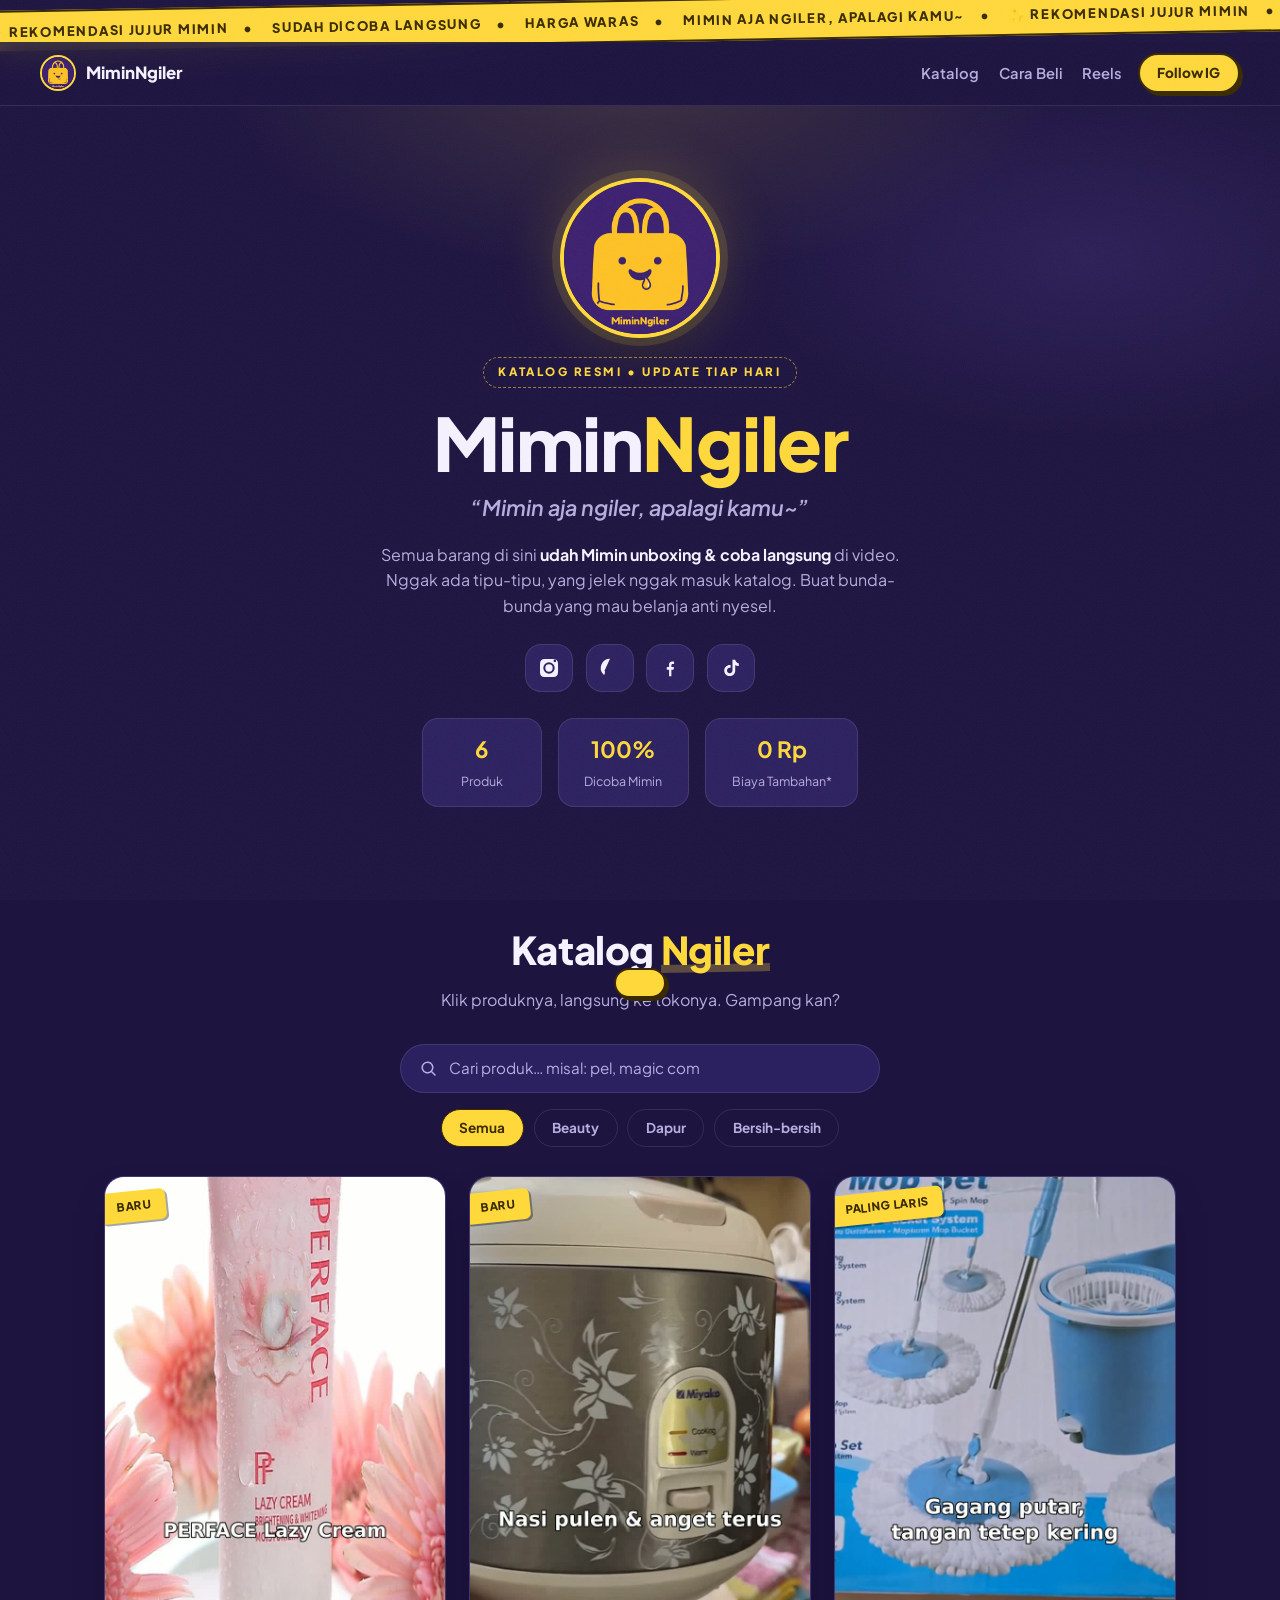
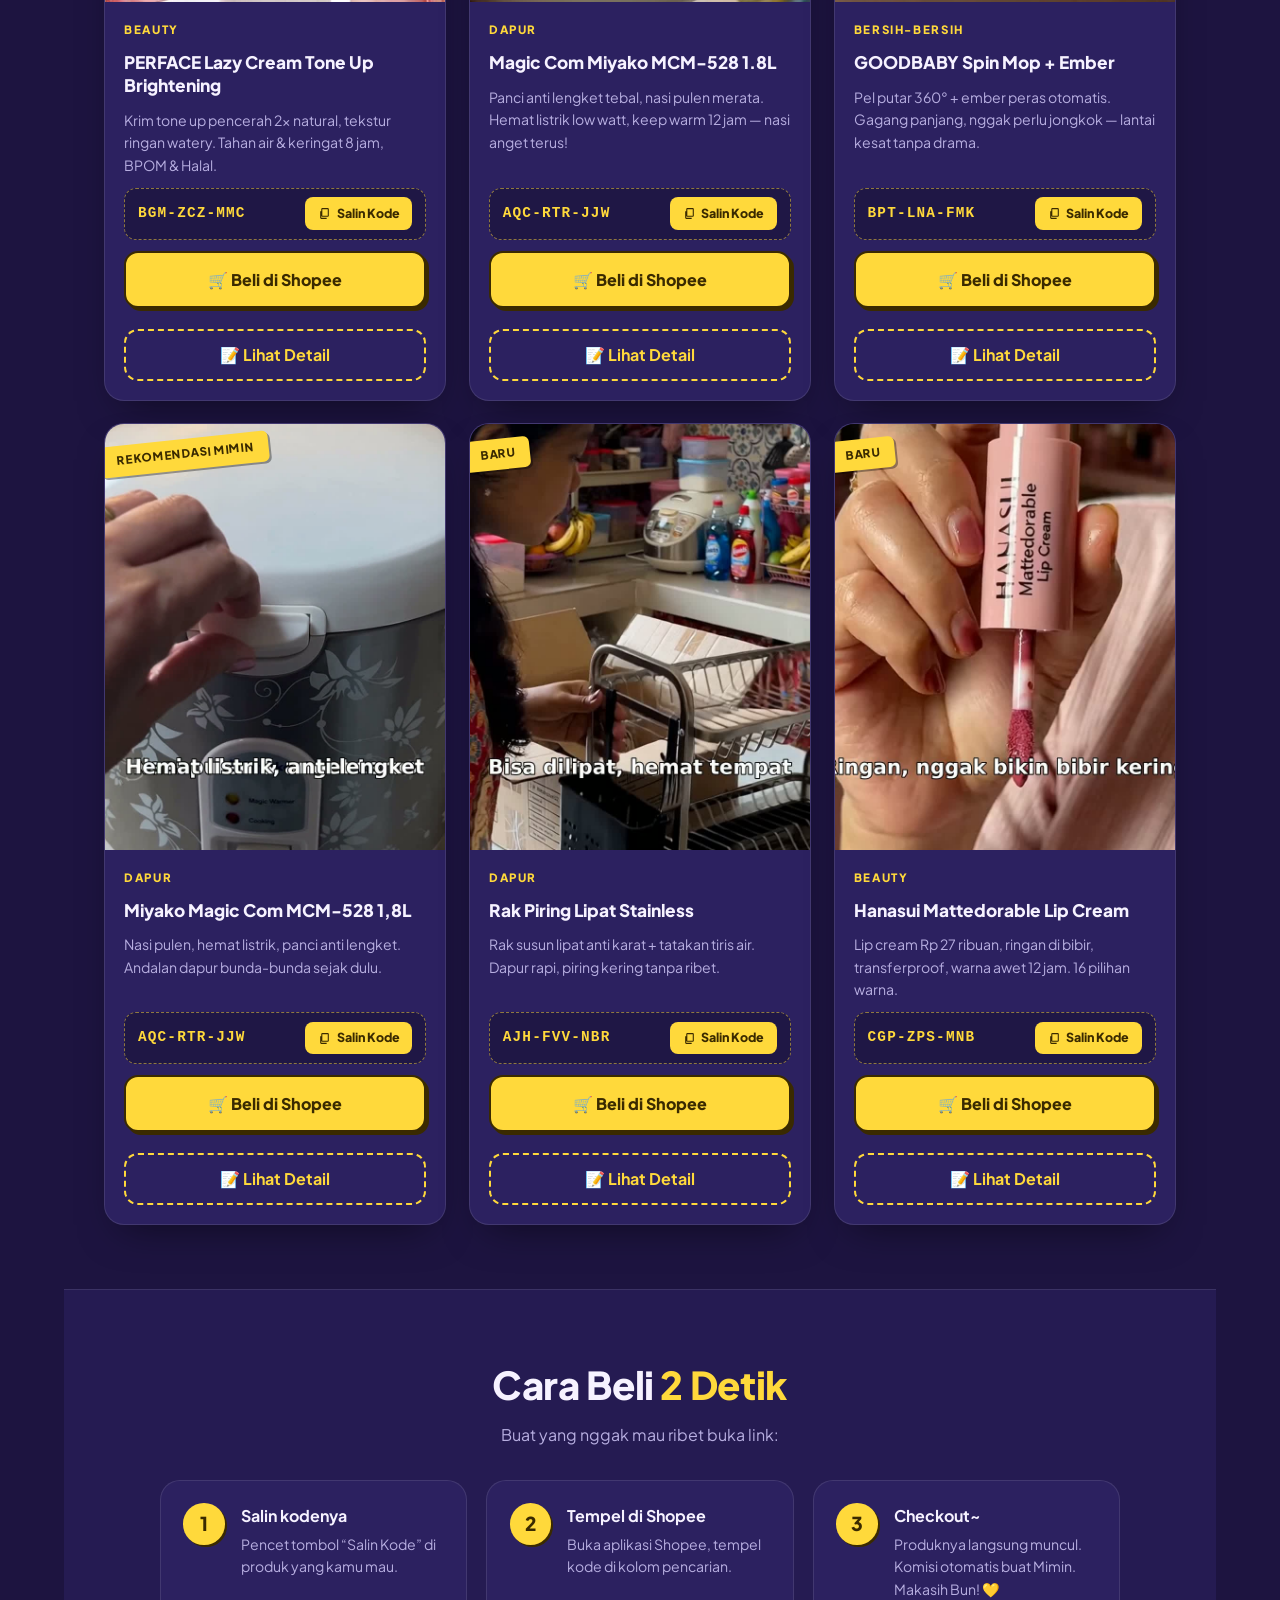
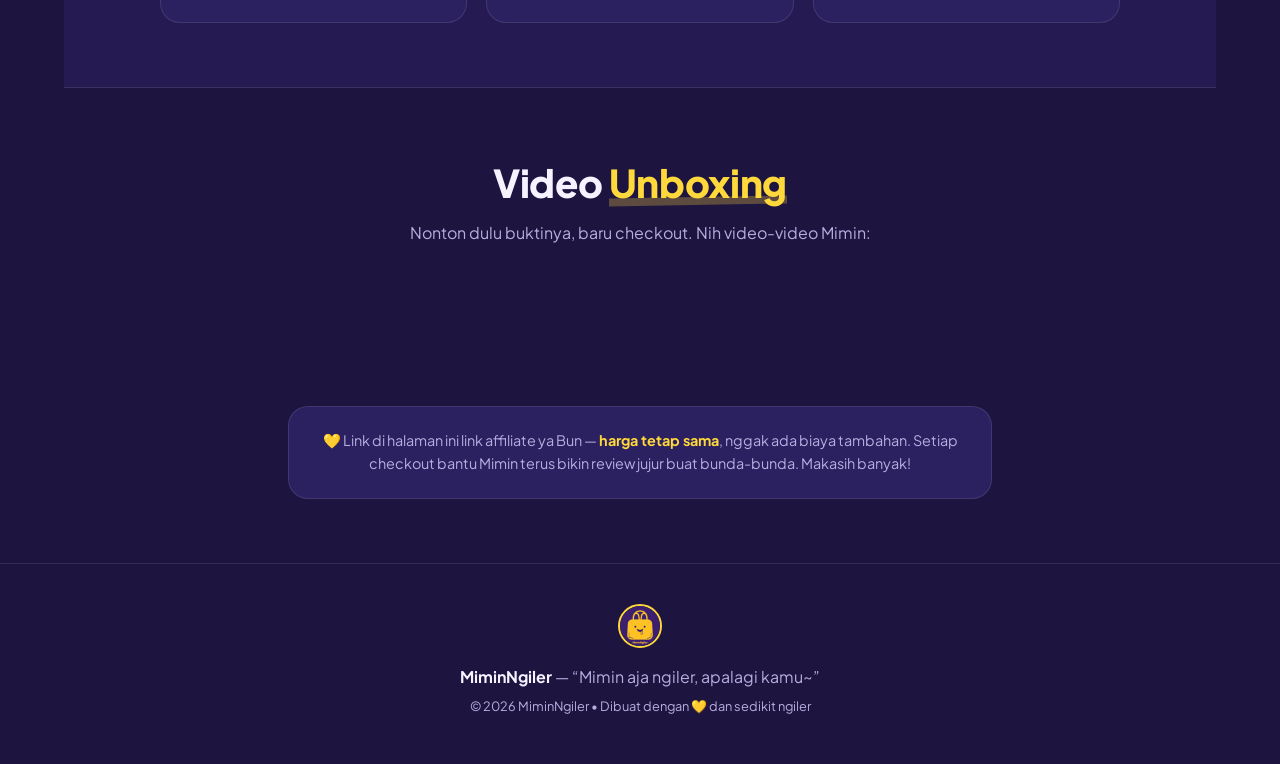
<file: index.html>
<!DOCTYPE html>
<html lang="id">
<head>
<meta charset="UTF-8">
<meta name="viewport" content="width=device-width, initial-scale=1.0">
<title>MiminNgiler — Katalog Rekomendasi Jujur</title>
<meta name="description" content="Katalog barang-barang yang bikin Mimin ngiler. Semua sudah dicoba langsung di video — rekomendasi jujur untuk bunda-bunda. Mimin aja ngiler, apalagi kamu~">
<link rel="icon" type="image/png" href="img/logo.png">
<link rel="preconnect" href="https://fonts.googleapis.com">
<link rel="preconnect" href="https://fonts.gstatic.com" crossorigin>
<link href="https://fonts.googleapis.com/css2?family=Plus+Jakarta+Sans:ital,wght@0,400;0,500;0,600;0,700;0,800;1,600&display=swap" rel="stylesheet">
<link rel="stylesheet" href="styles.css">
<script>document.documentElement.classList.add('js')</script>
</head>
<body>
<div class="grain" aria-hidden="true"></div>

<div class="marquee" aria-hidden="true">
  <div class="marquee-track">
    <span>✨ REKOMENDASI JUJUR MIMIN</span><span class="dot">•</span>
    <span>SUDAH DICOBA LANGSUNG</span><span class="dot">•</span>
    <span>HARGA WARAS</span><span class="dot">•</span>
    <span>MIMIN AJA NGILER, APALAGI KAMU~</span><span class="dot">•</span>
    <span>✨ REKOMENDASI JUJUR MIMIN</span><span class="dot">•</span>
    <span>SUDAH DICOBA LANGSUNG</span><span class="dot">•</span>
    <span>HARGA WARAS</span><span class="dot">•</span>
    <span>MIMIN AJA NGILER, APALAGI KAMU~</span><span class="dot">•</span>
  </div>
</div>

<header class="topbar">
  <a class="brand" href="#top">
    <img src="img/logo.png" alt="Logo MiminNgiler" width="36" height="36">
    <span>MiminNgiler</span>
  </a>
  <nav class="topnav">
    <a href="#katalog">Katalog</a>
    <a href="#cara-beli">Cara Beli</a>
    <a href="#reels">Reels</a>
  </nav>
  <a class="btn btn-small" href="https://instagram.com/mimin.ngiler" target="_blank" rel="noopener">Follow IG</a>
</header>

<main id="top">
  <section class="hero">
    <div class="hero-logo reveal">
      <img src="img/logo.png" alt="Maskot MiminNgiler" width="160" height="160">
    </div>
    <p class="kicker reveal">KATALOG RESMI • UPDATE TIAP HARI</p>
    <h1 class="reveal">Mimin<span>Ngiler</span></h1>
    <p class="tagline reveal">“Mimin aja ngiler, apalagi kamu~”</p>
    <p class="hero-desc reveal">Semua barang di sini <strong>udah Mimin unboxing &amp; coba langsung</strong> di video.
      Nggak ada tipu-tipu, yang jelek nggak masuk katalog. Buat bunda-bunda yang mau belanja anti nyesel.</p>
    <div class="socials reveal">
      <a href="https://instagram.com/mimin.ngiler" target="_blank" rel="noopener" aria-label="Instagram">
        <svg viewBox="0 0 24 24"><path d="M12 2.2c3.2 0 3.6 0 4.9.1 3.3.1 4.8 1.7 4.9 4.9.1 1.3.1 1.6.1 4.8s0 3.6-.1 4.8c-.1 3.2-1.7 4.8-4.9 4.9-1.3.1-1.6.1-4.9.1s-3.6 0-4.9-.1c-3.3-.1-4.8-1.7-4.9-4.9C2.2 15.6 2.2 15.2 2.2 12s0-3.6.1-4.8C2.4 4 4 2.4 7.2 2.3 8.4 2.2 8.8 2.2 12 2.2zm0 3.6a6.2 6.2 0 1 0 0 12.4 6.2 6.2 0 0 0 0-12.4zm0 10.2a4 4 0 1 1 0-8 4 4 0 0 1 0 8zm6.4-10.4a1.4 1.4 0 1 0 0-2.9 1.4 1.4 0 0 0 0 2.9z"/></svg>
      </a>
      <a href="https://www.threads.com/@mimin.ngiler" target="_blank" rel="noopener" aria-label="Threads">
        <svg viewBox="0 0 24 24"><path d="M12 2a10 10 0 0 0-7.1 17.1c.4.4 1 .1 1.1-.4l.6-2.3c.1-.5-.2-1-.7-1.1A8 8 0 1 1 12a8 8 0 1 1 11.3 7.3c-.3.7-1.1 1.5-2.3 1.5-1.5 0-2.2-1-3.7-1h-1.1c-2.4 0-4.3 2-4.3 4.4 0 1.2.5 2.3 1.3 3.1A10 10 0 1 0 12 2zm.2 13.6c-1.3 0-2.3-1-2.3-2.2s1-2.2 2.3-2.2c.6 0 1.1.2 1.5.6l-1.9 1.9c-.3.3-.3.8 0 1.1.3.3.8.3 1.1 0l1.2-1.2c.2.3.3.7.3 1.1 0 1.2-1 2.2-2.2 2.2z"/></svg>
      </a>
      <a href="https://facebook.com/" target="_blank" rel="noopener" aria-label="Facebook">
        <svg viewBox="0 0 24 24"><path d="M13.5 21v-7h2.4l.4-3h-2.8V9.1c0-.9.3-1.5 1.6-1.5h1.3V4.9c-.3 0-1.1-.1-2-.1-2 0-3.4 1.2-3.4 3.5V11H8.5v3H11v7h2.5z"/></svg>
      </a>
      <a href="https://tiktok.com/@mimin.ngiler" target="_blank" rel="noopener" aria-label="TikTok">
        <svg viewBox="0 0 24 24"><path d="M16.6 3c.4 2 1.8 3.6 3.9 3.9v3c-1.5 0-2.9-.5-3.9-1.3v6.1c0 3.4-2.6 6.1-6 6.1-3.3 0-6-2.7-6-6.1s2.7-6.1 6-6.1c.3 0 .7 0 1 .1v3.1c-.3-.1-.7-.2-1-.2-1.6 0-3 1.4-3 3.1s1.4 3.1 3 3.1 3-1.4 3-3.1V3h3z"/></svg>
      </a>
    </div>
    <div class="hero-stats reveal">
      <div class="stat"><strong id="statProduk">0</strong><span>Produk</span></div>
      <div class="stat"><strong>100%</strong><span>Dicoba Mimin</span></div>
      <div class="stat"><strong>0 Rp</strong><span>Biaya Tambahan*</span></div>
    </div>
  </section>

  <section id="katalog" class="section">
    <div class="section-head reveal">
      <h2>Katalog <em>Ngiler</em></h2>
      <p>Klik produknya, langsung ke tokonya. Gampang kan?</p>
    </div>
    <div class="tools reveal">
      <label class="search">
        <svg viewBox="0 0 24 24"><path d="M10 2a8 8 0 1 0 4.9 14.3l5 5 1.4-1.4-5-5A8 8 0 0 0 10 2zm0 2a6 6 0 1 1 0 12 6 6 0 0 1 0-12z"/></svg>
        <input id="searchInput" type="search" placeholder="Cari produk… misal: pel, magic com">
      </label>
      <div class="chips" id="chips"></div>
    </div>
    <div class="grid" id="productGrid"></div>
    <p class="empty" id="emptyState" hidden>Yah, nggak ketemu. Coba kata kunci lain, Bun~</p>
  </section>

  <section id="cara-beli" class="section howto">
    <div class="section-head reveal">
      <h2>Cara Beli <em>2 Detik</em></h2>
      <p>Buat yang nggak mau ribet buka link:</p>
    </div>
    <ol class="steps">
      <li class="reveal"><span class="num">1</span><div><strong>Salin kodenya</strong><p>Pencet tombol “Salin Kode” di produk yang kamu mau.</p></div></li>
      <li class="reveal"><span class="num">2</span><div><strong>Tempel di Shopee</strong><p>Buka aplikasi Shopee, tempel kode di kolom pencarian.</p></div></li>
      <li class="reveal"><span class="num">3</span><div><strong>Checkout~</strong><p>Produknya langsung muncul. Komisi otomatis buat Mimin. Makasih Bun! 💛</p></div></li>
    </ol>
  </section>

  <section id="reels" class="section">
    <div class="section-head reveal">
      <h2>Video <em>Unboxing</em></h2>
      <p>Nonton dulu buktinya, baru checkout. Nih video-video Mimin:</p>
    </div>
    <div class="reels-grid" id="reelGrid"></div>
  </section>

  <section class="section disclaimer reveal">
    <p>💛 Link di halaman ini link affiliate ya Bun — <strong>harga tetap sama</strong>, nggak ada biaya tambahan.
      Setiap checkout bantu Mimin terus bikin review jujur buat bunda-bunda. Makasih banyak!</p>
  </section>
</main>

<footer>
  <img src="img/logo.png" alt="" width="44" height="44">
  <p><strong>MiminNgiler</strong> — “Mimin aja ngiler, apalagi kamu~”</p>
  <p class="foot-small">© 2026 MiminNgiler • Dibuat dengan 💛 dan sedikit ngiler</p>
</footer>

<div class="toast" id="toast" role="status"></div>
<script async src="https://www.instagram.com/embed.js"></script>
<script src="app.js"></script>
</body>
</html>
</file>
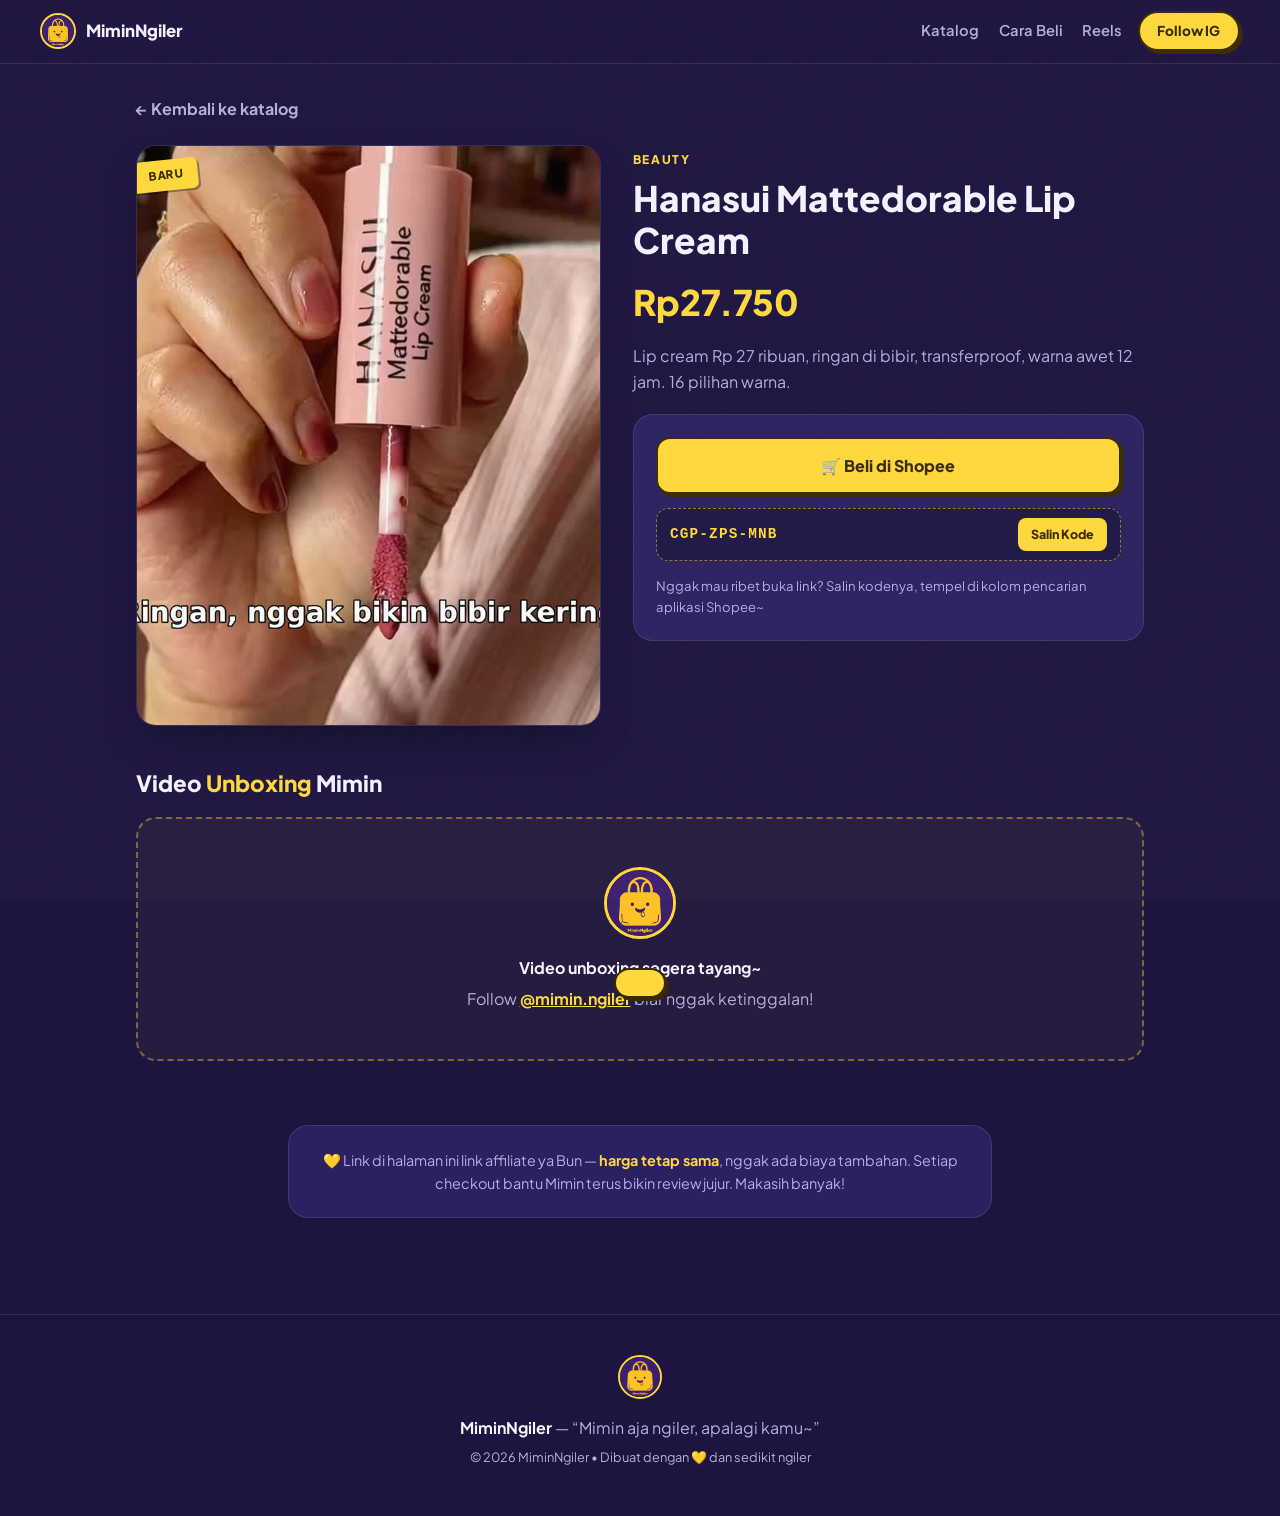
<file: p-hanasui-lipcream.html>
<!DOCTYPE html>
<html lang="id">
<head>
<meta charset="UTF-8">
<meta name="viewport" content="width=device-width, initial-scale=1.0">
<title>Hanasui Mattedorable Lip Cream — MiminNgiler</title>
<meta name="description" content="Hanasui Mattedorable Lip Cream — Lip cream Rp 27 ribuan, ringan di bibir, transferproof, warna awet 12 jam. 16 pilihan warna. Rekomendasi jujur MiminNgiler.">
<link rel="icon" type="image/png" href="img/logo.png">
<link rel="preconnect" href="https://fonts.googleapis.com">
<link rel="preconnect" href="https://fonts.gstatic.com" crossorigin>
<link href="https://fonts.googleapis.com/css2?family=Plus+Jakarta+Sans:ital,wght@0,400;0,500;0,600;0,700;0,800;1,600&display=swap" rel="stylesheet">
<link rel="stylesheet" href="styles.css">
<style>
.detail{max-width:68rem;margin:0 auto;padding:2rem clamp(1rem,4vw,2.5rem)}
.back{display:inline-flex;align-items:center;gap:.4rem;color:var(--muted);text-decoration:none;font-weight:700;margin-bottom:1.5rem}
.back:hover{color:var(--yellow)}
.dgrid{display:grid;grid-template-columns:1fr 1.1fr;gap:2rem;align-items:start}
@media(max-width:720px){.dgrid{grid-template-columns:1fr}}
.dthumb{border-radius:var(--radius);overflow:hidden;border:1px solid var(--line);box-shadow:var(--shadow);position:relative}
.dthumb img{width:100%;aspect-ratio:4/5;object-fit:cover}
.dinfo .cat{font-size:.75rem;font-weight:800;letter-spacing:.14em;text-transform:uppercase;color:var(--yellow)}
.dinfo h1{font-size:clamp(1.5rem,4.5vw,2.2rem);font-weight:800;line-height:1.2;margin:.4rem 0 .8rem}
.price{font-size:clamp(1.6rem,5vw,2.2rem);font-weight:800;color:var(--yellow);margin:.6rem 0}
.price-note{font-size:.8rem;color:var(--muted)}
.speclist{list-style:none;margin:1rem 0;display:grid;gap:.5rem}
.speclist li{background:var(--card);border:1px solid var(--line);border-radius:12px;padding:.7rem 1rem;font-size:.92rem}
.speclist li::before{content:"✓ ";color:var(--yellow);font-weight:800}
.buybox{background:var(--card);border:1px solid var(--line);border-radius:var(--radius);padding:1.4rem;margin-top:1.2rem;display:grid;gap:.9rem}
.dreel{margin-top:2.5rem}
.dreel h2{font-size:1.4rem;font-weight:800;margin-bottom:1rem}
.dreel h2 em{font-style:normal;color:var(--yellow)}
.rel{margin-top:2.5rem}
.rel h2{font-size:1.4rem;font-weight:800;margin-bottom:1rem}
</style>
</head>
<body>
<div class="grain" aria-hidden="true"></div>
<header class="topbar">
  <a class="brand" href="index.html"><img src="img/logo.png" alt="Logo MiminNgiler" width="36" height="36"><span>MiminNgiler</span></a>
  <nav class="topnav"><a href="index.html#katalog">Katalog</a><a href="index.html#cara-beli">Cara Beli</a><a href="index.html#reels">Reels</a></nav>
  <a class="btn btn-small" href="https://instagram.com/mimin.ngiler" target="_blank" rel="noopener">Follow IG</a>
</header>
<main class="detail">
  <a class="back" href="index.html#katalog">← Kembali ke katalog</a>
  <div class="dgrid">
    <div class="dthumb">
      <div class="sticker">Baru</div>
      <img src='img/hanasui-lipcream.jpg' alt='Hanasui Mattedorable Lip Cream'>
    </div>
    <div class="dinfo">
      <span class="cat">Beauty</span>
      <h1>Hanasui Mattedorable Lip Cream</h1>
      <div class="price">Rp27.750</div>
      
      <p style="color:var(--muted);margin:.8rem 0">Lip cream Rp 27 ribuan, ringan di bibir, transferproof, warna awet 12 jam. 16 pilihan warna.</p>
      
      <div class="buybox">
        <a class="buy-btn" href="https://s.shopee.co.id/BUPTWK14s?exp_info=tt_GojqBvvM" target="_blank" rel="noopener nofollow">🛒 Beli di Shopee</a>
        <div class="code-row"><code>CGP-ZPS-MNB</code><button class="copy-btn" data-code="CGP-ZPS-MNB">Salin Kode</button></div>
        <p style="font-size:.82rem;color:var(--muted)">Nggak mau ribet buka link? Salin kodenya, tempel di kolom pencarian aplikasi Shopee~</p>
      </div>
    </div>
  </div>
  <section class="dreel">
    <h2>Video <em>Unboxing</em> Mimin</h2>
    <div class="reel-ph"><img src="img/logo.png" alt=""><strong>Video unboxing segera tayang~</strong><p>Follow <a href="https://instagram.com/mimin.ngiler" target="_blank" rel="noopener" style="color:var(--yellow);font-weight:700">@mimin.ngiler</a> biar nggak ketinggalan!</p></div>
  </section>
  
  <section class="section disclaimer"><p>💛 Link di halaman ini link affiliate ya Bun — <strong>harga tetap sama</strong>, nggak ada biaya tambahan. Setiap checkout bantu Mimin terus bikin review jujur. Makasih banyak!</p></section>
</main>
<footer>
  <img src="img/logo.png" alt="" width="44" height="44">
  <p><strong>MiminNgiler</strong> — “Mimin aja ngiler, apalagi kamu~”</p>
  <p class="foot-small">© 2026 MiminNgiler • Dibuat dengan 💛 dan sedikit ngiler</p>
</footer>
<div class="toast" id="toast" role="status"></div>
<script async src="https://www.instagram.com/embed.js"></script>
<script>
document.querySelectorAll('.copy-btn').forEach(b=>b.addEventListener('click',async()=>{
  try{await navigator.clipboard.writeText(b.dataset.code)}catch(e){}
  const t=document.getElementById('toast');t.textContent='Kode '+b.dataset.code+' tersalin! Tempel di pencarian Shopee 🛒';t.classList.add('show');
  setTimeout(()=>t.classList.remove('show'),2200);
}));
if(window.instgrm)window.instgrm.Embeds.process();
</script>
</body>
</html>
</file>
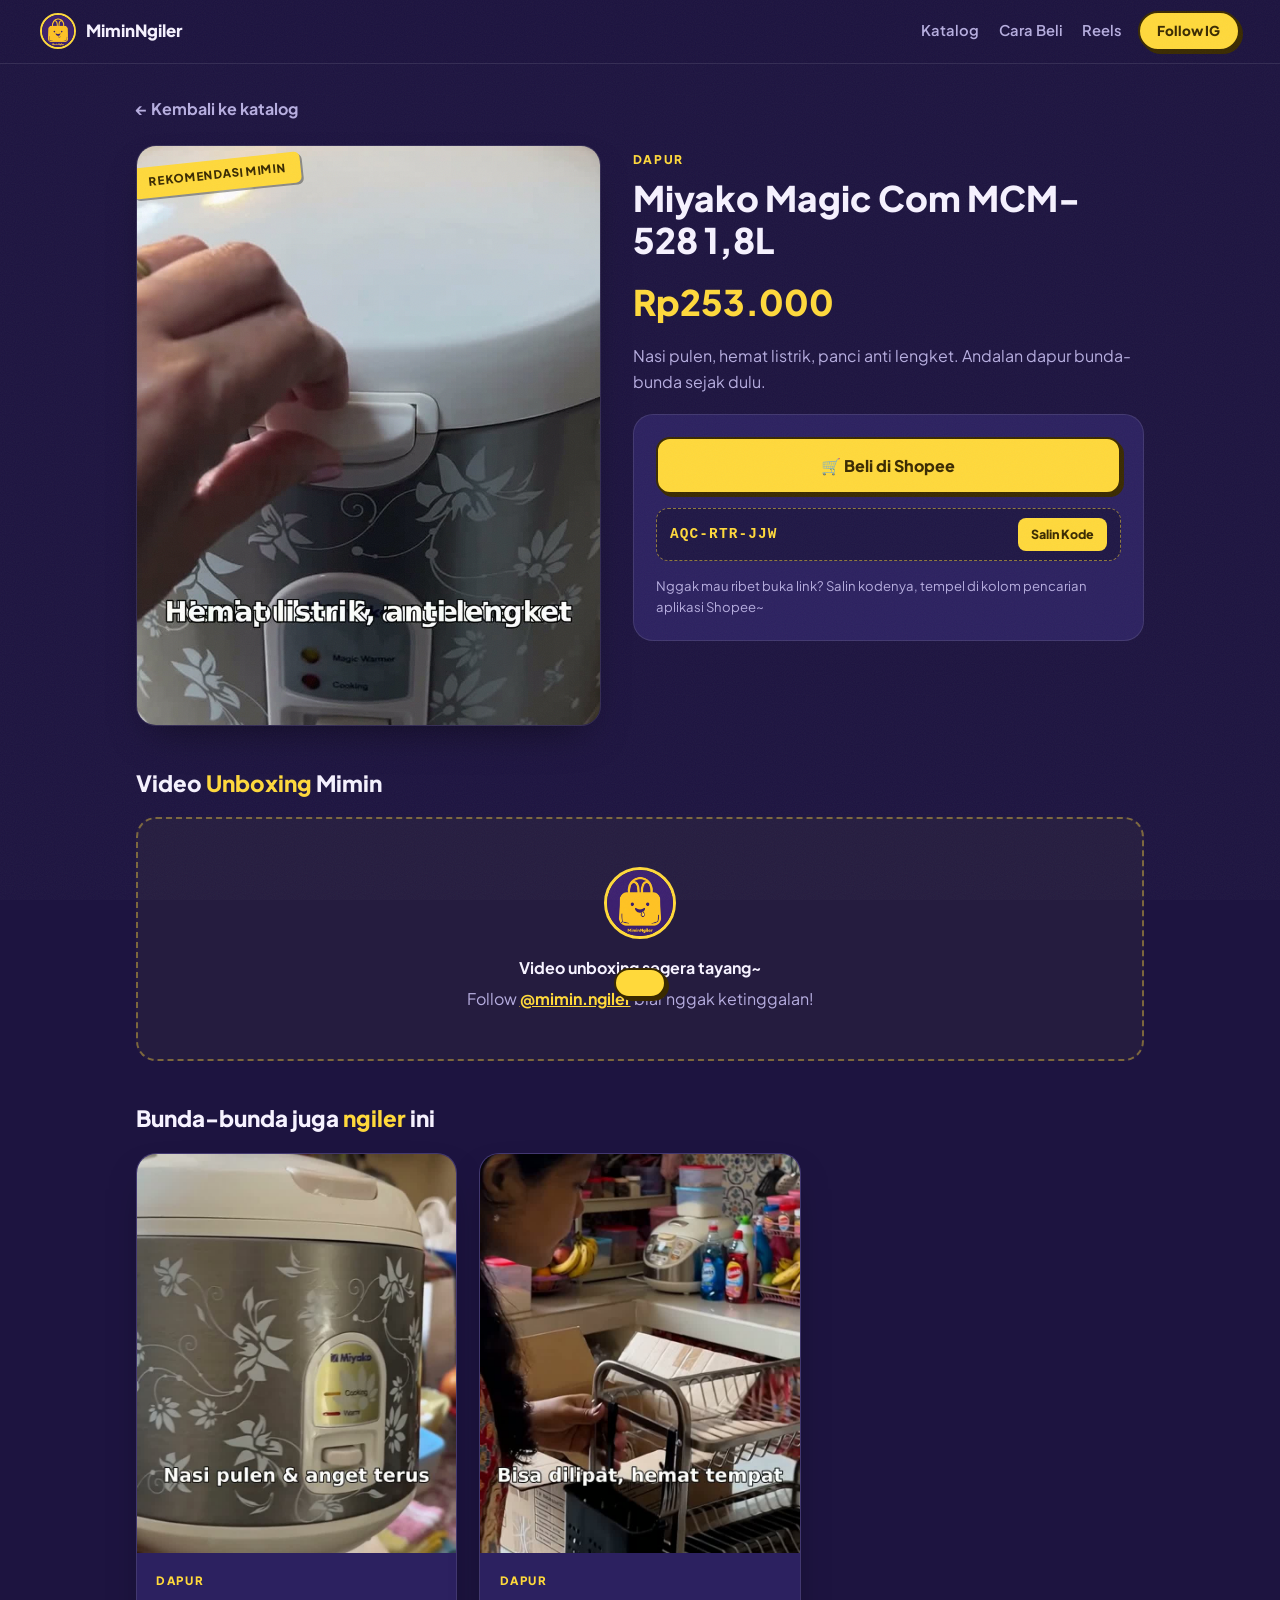
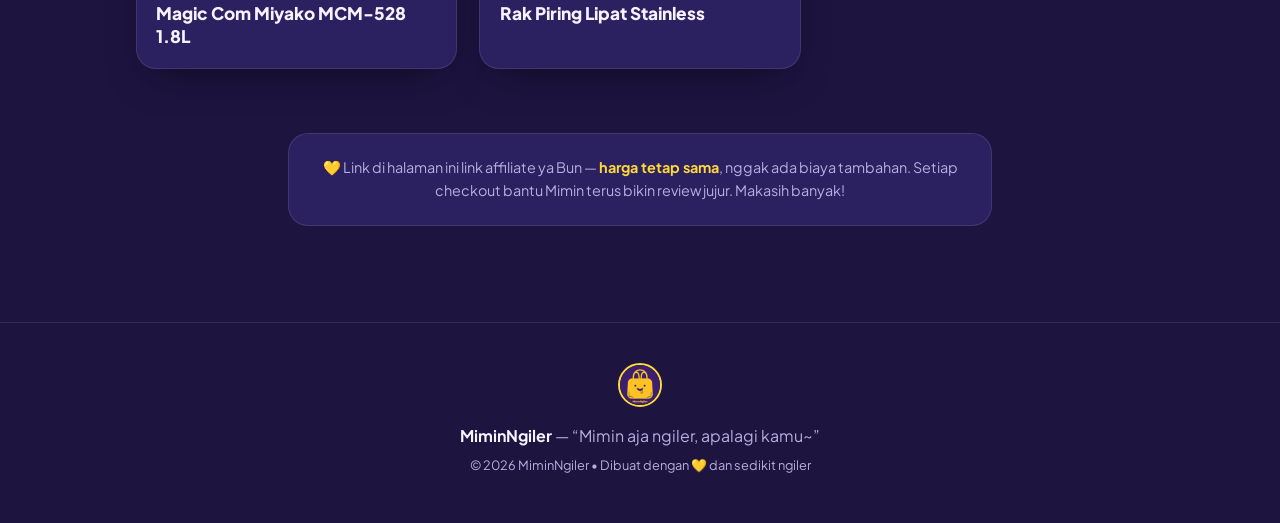
<file: p-magic-com.html>
<!DOCTYPE html>
<html lang="id">
<head>
<meta charset="UTF-8">
<meta name="viewport" content="width=device-width, initial-scale=1.0">
<title>Miyako Magic Com MCM-528 1,8L — MiminNgiler</title>
<meta name="description" content="Miyako Magic Com MCM-528 1,8L — Nasi pulen, hemat listrik, panci anti lengket. Andalan dapur bunda-bunda sejak dulu. Rekomendasi jujur MiminNgiler.">
<link rel="icon" type="image/png" href="img/logo.png">
<link rel="preconnect" href="https://fonts.googleapis.com">
<link rel="preconnect" href="https://fonts.gstatic.com" crossorigin>
<link href="https://fonts.googleapis.com/css2?family=Plus+Jakarta+Sans:ital,wght@0,400;0,500;0,600;0,700;0,800;1,600&display=swap" rel="stylesheet">
<link rel="stylesheet" href="styles.css">
<style>
.detail{max-width:68rem;margin:0 auto;padding:2rem clamp(1rem,4vw,2.5rem)}
.back{display:inline-flex;align-items:center;gap:.4rem;color:var(--muted);text-decoration:none;font-weight:700;margin-bottom:1.5rem}
.back:hover{color:var(--yellow)}
.dgrid{display:grid;grid-template-columns:1fr 1.1fr;gap:2rem;align-items:start}
@media(max-width:720px){.dgrid{grid-template-columns:1fr}}
.dthumb{border-radius:var(--radius);overflow:hidden;border:1px solid var(--line);box-shadow:var(--shadow);position:relative}
.dthumb img{width:100%;aspect-ratio:4/5;object-fit:cover}
.dinfo .cat{font-size:.75rem;font-weight:800;letter-spacing:.14em;text-transform:uppercase;color:var(--yellow)}
.dinfo h1{font-size:clamp(1.5rem,4.5vw,2.2rem);font-weight:800;line-height:1.2;margin:.4rem 0 .8rem}
.price{font-size:clamp(1.6rem,5vw,2.2rem);font-weight:800;color:var(--yellow);margin:.6rem 0}
.price-note{font-size:.8rem;color:var(--muted)}
.speclist{list-style:none;margin:1rem 0;display:grid;gap:.5rem}
.speclist li{background:var(--card);border:1px solid var(--line);border-radius:12px;padding:.7rem 1rem;font-size:.92rem}
.speclist li::before{content:"✓ ";color:var(--yellow);font-weight:800}
.buybox{background:var(--card);border:1px solid var(--line);border-radius:var(--radius);padding:1.4rem;margin-top:1.2rem;display:grid;gap:.9rem}
.dreel{margin-top:2.5rem}
.dreel h2{font-size:1.4rem;font-weight:800;margin-bottom:1rem}
.dreel h2 em{font-style:normal;color:var(--yellow)}
.rel{margin-top:2.5rem}
.rel h2{font-size:1.4rem;font-weight:800;margin-bottom:1rem}
</style>
</head>
<body>
<div class="grain" aria-hidden="true"></div>
<header class="topbar">
  <a class="brand" href="index.html"><img src="img/logo.png" alt="Logo MiminNgiler" width="36" height="36"><span>MiminNgiler</span></a>
  <nav class="topnav"><a href="index.html#katalog">Katalog</a><a href="index.html#cara-beli">Cara Beli</a><a href="index.html#reels">Reels</a></nav>
  <a class="btn btn-small" href="https://instagram.com/mimin.ngiler" target="_blank" rel="noopener">Follow IG</a>
</header>
<main class="detail">
  <a class="back" href="index.html#katalog">← Kembali ke katalog</a>
  <div class="dgrid">
    <div class="dthumb">
      <div class="sticker">Rekomendasi Mimin</div>
      <img src='img/magic-com.jpg' alt='Miyako Magic Com MCM-528 1,8L'>
    </div>
    <div class="dinfo">
      <span class="cat">Dapur</span>
      <h1>Miyako Magic Com MCM-528 1,8L</h1>
      <div class="price">Rp253.000</div>
      
      <p style="color:var(--muted);margin:.8rem 0">Nasi pulen, hemat listrik, panci anti lengket. Andalan dapur bunda-bunda sejak dulu.</p>
      
      <div class="buybox">
        <a class="buy-btn" href="https://s.shopee.co.id/3g4CodpTGu" target="_blank" rel="noopener nofollow">🛒 Beli di Shopee</a>
        <div class="code-row"><code>AQC-RTR-JJW</code><button class="copy-btn" data-code="AQC-RTR-JJW">Salin Kode</button></div>
        <p style="font-size:.82rem;color:var(--muted)">Nggak mau ribet buka link? Salin kodenya, tempel di kolom pencarian aplikasi Shopee~</p>
      </div>
    </div>
  </div>
  <section class="dreel">
    <h2>Video <em>Unboxing</em> Mimin</h2>
    <div class="reel-ph"><img src="img/logo.png" alt=""><strong>Video unboxing segera tayang~</strong><p>Follow <a href="https://instagram.com/mimin.ngiler" target="_blank" rel="noopener" style="color:var(--yellow);font-weight:700">@mimin.ngiler</a> biar nggak ketinggalan!</p></div>
  </section>
  <section class='rel'><h2>Bunda-bunda juga <em style='font-style:normal;color:var(--yellow)'>ngiler</em> ini</h2><div class='grid'><article class='card'><a href='p-magicom-miyako.html' style='text-decoration:none;color:inherit'><div class='thumb'><img src='img/magicom-miyako.jpg' alt='Magic Com Miyako MCM-528 1.8L' loading='lazy'></div><div class='card-body'><span class='cat'>Dapur</span><h3>Magic Com Miyako MCM-528 1.8L</h3></div></a></article><article class='card'><a href='p-rak-piring.html' style='text-decoration:none;color:inherit'><div class='thumb'><img src='img/rak-piring.jpg' alt='Rak Piring Lipat Stainless' loading='lazy'></div><div class='card-body'><span class='cat'>Dapur</span><h3>Rak Piring Lipat Stainless</h3></div></a></article></div></section>
  <section class="section disclaimer"><p>💛 Link di halaman ini link affiliate ya Bun — <strong>harga tetap sama</strong>, nggak ada biaya tambahan. Setiap checkout bantu Mimin terus bikin review jujur. Makasih banyak!</p></section>
</main>
<footer>
  <img src="img/logo.png" alt="" width="44" height="44">
  <p><strong>MiminNgiler</strong> — “Mimin aja ngiler, apalagi kamu~”</p>
  <p class="foot-small">© 2026 MiminNgiler • Dibuat dengan 💛 dan sedikit ngiler</p>
</footer>
<div class="toast" id="toast" role="status"></div>
<script async src="https://www.instagram.com/embed.js"></script>
<script>
document.querySelectorAll('.copy-btn').forEach(b=>b.addEventListener('click',async()=>{
  try{await navigator.clipboard.writeText(b.dataset.code)}catch(e){}
  const t=document.getElementById('toast');t.textContent='Kode '+b.dataset.code+' tersalin! Tempel di pencarian Shopee 🛒';t.classList.add('show');
  setTimeout(()=>t.classList.remove('show'),2200);
}));
if(window.instgrm)window.instgrm.Embeds.process();
</script>
</body>
</html>
</file>
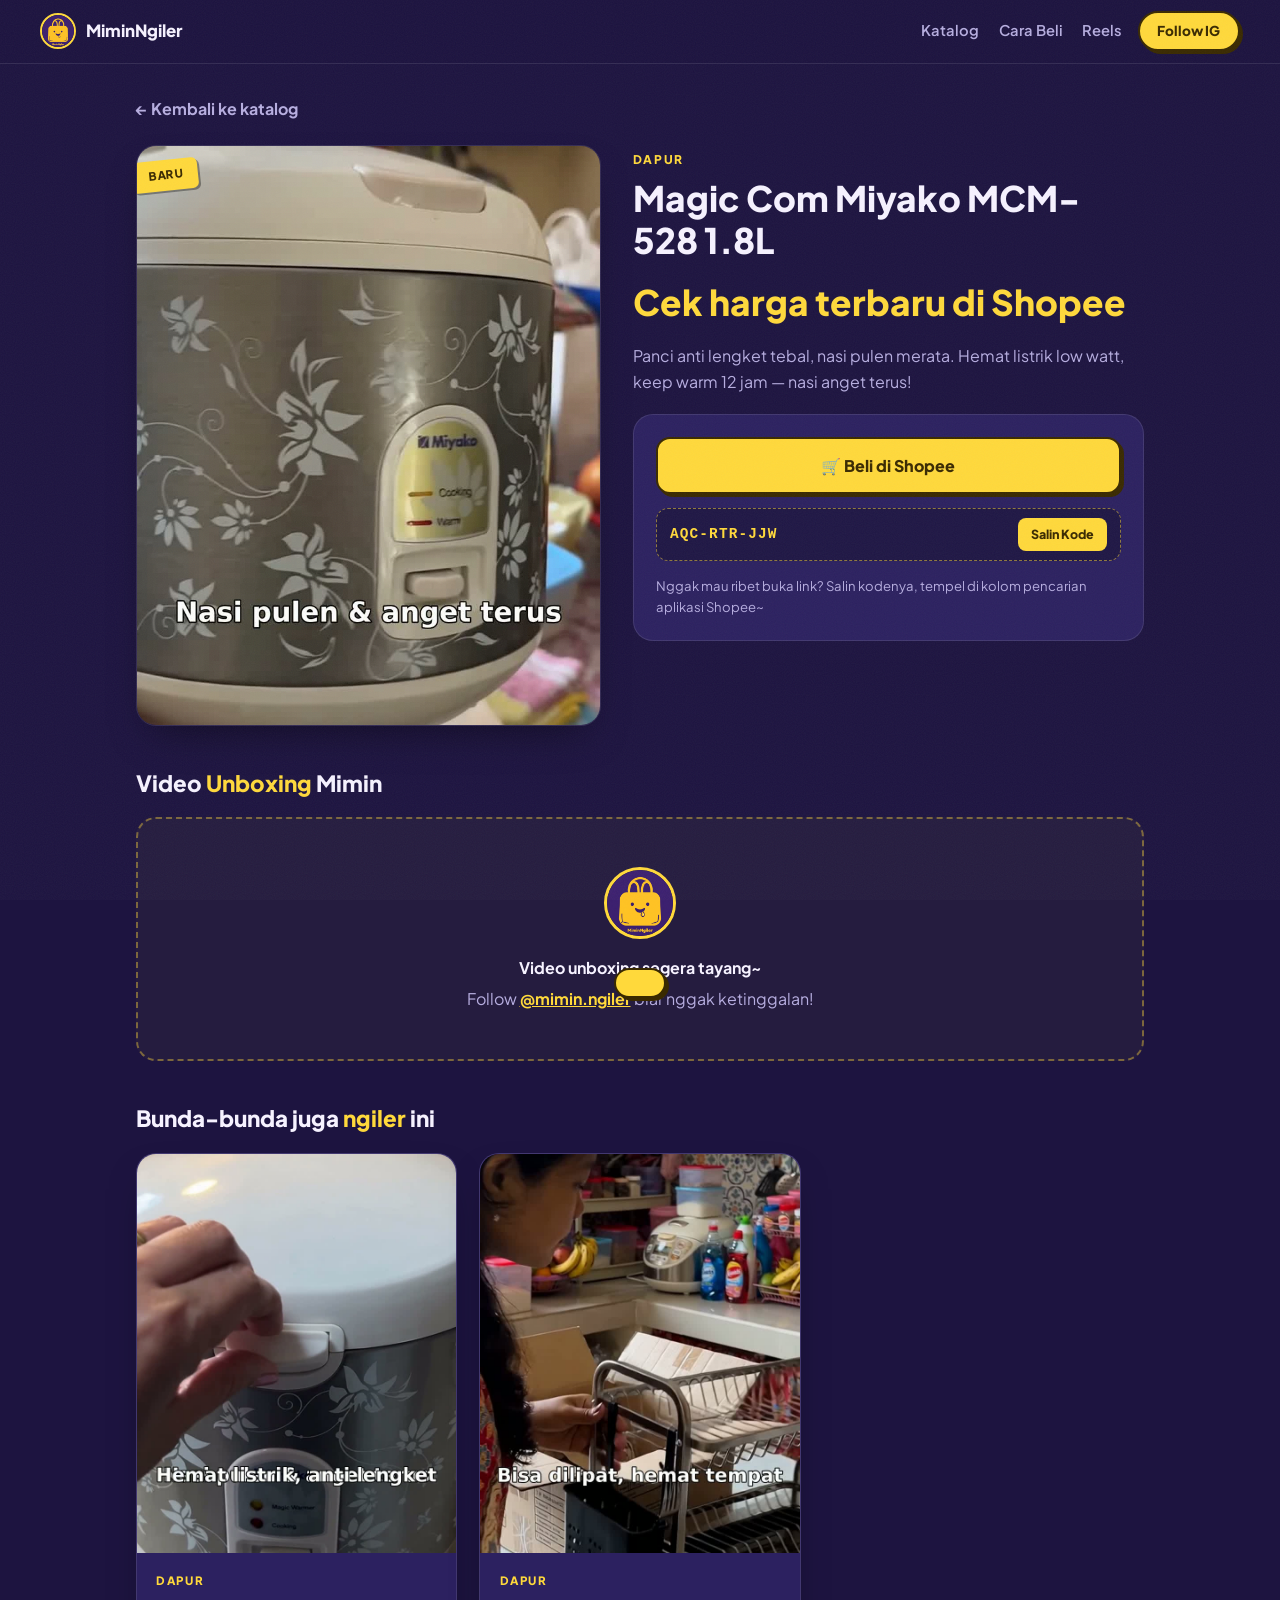
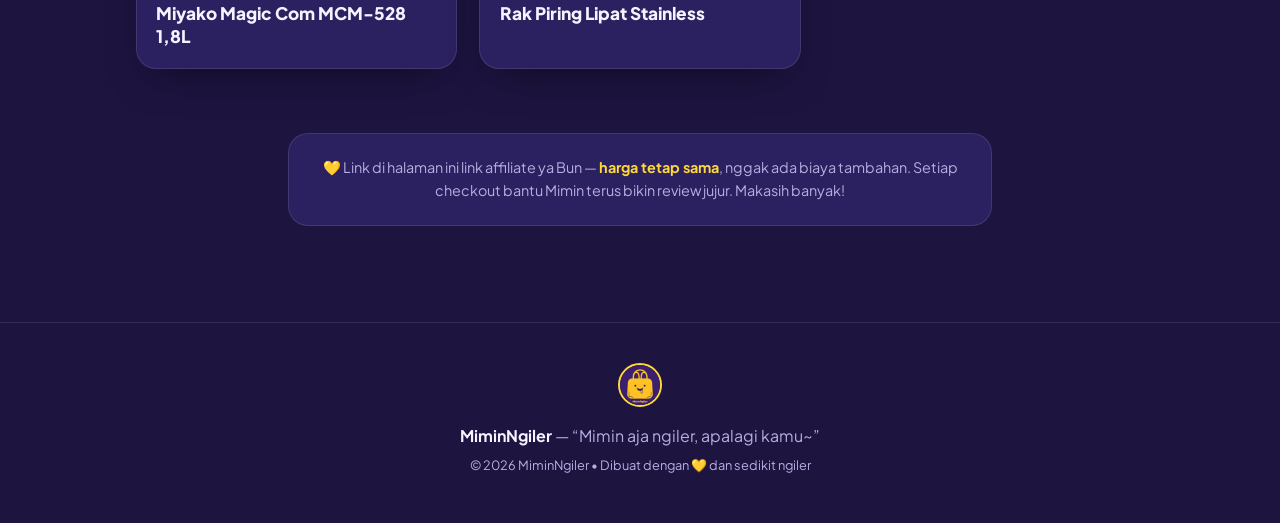
<file: p-magicom-miyako.html>
<!DOCTYPE html>
<html lang="id">
<head>
<meta charset="UTF-8">
<meta name="viewport" content="width=device-width, initial-scale=1.0">
<title>Magic Com Miyako MCM-528 1.8L — MiminNgiler</title>
<meta name="description" content="Magic Com Miyako MCM-528 1.8L — Panci anti lengket tebal, nasi pulen merata. Hemat listrik low watt, keep warm 12 jam — nasi anget terus! Rekomendasi jujur MiminNgiler.">
<link rel="icon" type="image/png" href="img/logo.png">
<link rel="preconnect" href="https://fonts.googleapis.com">
<link rel="preconnect" href="https://fonts.gstatic.com" crossorigin>
<link href="https://fonts.googleapis.com/css2?family=Plus+Jakarta+Sans:ital,wght@0,400;0,500;0,600;0,700;0,800;1,600&display=swap" rel="stylesheet">
<link rel="stylesheet" href="styles.css">
<style>
.detail{max-width:68rem;margin:0 auto;padding:2rem clamp(1rem,4vw,2.5rem)}
.back{display:inline-flex;align-items:center;gap:.4rem;color:var(--muted);text-decoration:none;font-weight:700;margin-bottom:1.5rem}
.back:hover{color:var(--yellow)}
.dgrid{display:grid;grid-template-columns:1fr 1.1fr;gap:2rem;align-items:start}
@media(max-width:720px){.dgrid{grid-template-columns:1fr}}
.dthumb{border-radius:var(--radius);overflow:hidden;border:1px solid var(--line);box-shadow:var(--shadow);position:relative}
.dthumb img{width:100%;aspect-ratio:4/5;object-fit:cover}
.dinfo .cat{font-size:.75rem;font-weight:800;letter-spacing:.14em;text-transform:uppercase;color:var(--yellow)}
.dinfo h1{font-size:clamp(1.5rem,4.5vw,2.2rem);font-weight:800;line-height:1.2;margin:.4rem 0 .8rem}
.price{font-size:clamp(1.6rem,5vw,2.2rem);font-weight:800;color:var(--yellow);margin:.6rem 0}
.price-note{font-size:.8rem;color:var(--muted)}
.speclist{list-style:none;margin:1rem 0;display:grid;gap:.5rem}
.speclist li{background:var(--card);border:1px solid var(--line);border-radius:12px;padding:.7rem 1rem;font-size:.92rem}
.speclist li::before{content:"✓ ";color:var(--yellow);font-weight:800}
.buybox{background:var(--card);border:1px solid var(--line);border-radius:var(--radius);padding:1.4rem;margin-top:1.2rem;display:grid;gap:.9rem}
.dreel{margin-top:2.5rem}
.dreel h2{font-size:1.4rem;font-weight:800;margin-bottom:1rem}
.dreel h2 em{font-style:normal;color:var(--yellow)}
.rel{margin-top:2.5rem}
.rel h2{font-size:1.4rem;font-weight:800;margin-bottom:1rem}
</style>
</head>
<body>
<div class="grain" aria-hidden="true"></div>
<header class="topbar">
  <a class="brand" href="index.html"><img src="img/logo.png" alt="Logo MiminNgiler" width="36" height="36"><span>MiminNgiler</span></a>
  <nav class="topnav"><a href="index.html#katalog">Katalog</a><a href="index.html#cara-beli">Cara Beli</a><a href="index.html#reels">Reels</a></nav>
  <a class="btn btn-small" href="https://instagram.com/mimin.ngiler" target="_blank" rel="noopener">Follow IG</a>
</header>
<main class="detail">
  <a class="back" href="index.html#katalog">← Kembali ke katalog</a>
  <div class="dgrid">
    <div class="dthumb">
      <div class="sticker">Baru</div>
      <img src='img/magicom-miyako.jpg' alt='Magic Com Miyako MCM-528 1.8L'>
    </div>
    <div class="dinfo">
      <span class="cat">Dapur</span>
      <h1>Magic Com Miyako MCM-528 1.8L</h1>
      <div class="price">Cek harga terbaru di Shopee</div>
      
      <p style="color:var(--muted);margin:.8rem 0">Panci anti lengket tebal, nasi pulen merata. Hemat listrik low watt, keep warm 12 jam — nasi anget terus!</p>
      
      <div class="buybox">
        <a class="buy-btn" href="https://s.shopee.co.id/3g4CodpTGu" target="_blank" rel="noopener nofollow">🛒 Beli di Shopee</a>
        <div class="code-row"><code>AQC-RTR-JJW</code><button class="copy-btn" data-code="AQC-RTR-JJW">Salin Kode</button></div>
        <p style="font-size:.82rem;color:var(--muted)">Nggak mau ribet buka link? Salin kodenya, tempel di kolom pencarian aplikasi Shopee~</p>
      </div>
    </div>
  </div>
  <section class="dreel">
    <h2>Video <em>Unboxing</em> Mimin</h2>
    <div class="reel-ph"><img src="img/logo.png" alt=""><strong>Video unboxing segera tayang~</strong><p>Follow <a href="https://instagram.com/mimin.ngiler" target="_blank" rel="noopener" style="color:var(--yellow);font-weight:700">@mimin.ngiler</a> biar nggak ketinggalan!</p></div>
  </section>
  <section class='rel'><h2>Bunda-bunda juga <em style='font-style:normal;color:var(--yellow)'>ngiler</em> ini</h2><div class='grid'><article class='card'><a href='p-magic-com.html' style='text-decoration:none;color:inherit'><div class='thumb'><img src='img/magic-com.jpg' alt='Miyako Magic Com MCM-528 1,8L' loading='lazy'></div><div class='card-body'><span class='cat'>Dapur</span><h3>Miyako Magic Com MCM-528 1,8L</h3></div></a></article><article class='card'><a href='p-rak-piring.html' style='text-decoration:none;color:inherit'><div class='thumb'><img src='img/rak-piring.jpg' alt='Rak Piring Lipat Stainless' loading='lazy'></div><div class='card-body'><span class='cat'>Dapur</span><h3>Rak Piring Lipat Stainless</h3></div></a></article></div></section>
  <section class="section disclaimer"><p>💛 Link di halaman ini link affiliate ya Bun — <strong>harga tetap sama</strong>, nggak ada biaya tambahan. Setiap checkout bantu Mimin terus bikin review jujur. Makasih banyak!</p></section>
</main>
<footer>
  <img src="img/logo.png" alt="" width="44" height="44">
  <p><strong>MiminNgiler</strong> — “Mimin aja ngiler, apalagi kamu~”</p>
  <p class="foot-small">© 2026 MiminNgiler • Dibuat dengan 💛 dan sedikit ngiler</p>
</footer>
<div class="toast" id="toast" role="status"></div>
<script async src="https://www.instagram.com/embed.js"></script>
<script>
document.querySelectorAll('.copy-btn').forEach(b=>b.addEventListener('click',async()=>{
  try{await navigator.clipboard.writeText(b.dataset.code)}catch(e){}
  const t=document.getElementById('toast');t.textContent='Kode '+b.dataset.code+' tersalin! Tempel di pencarian Shopee 🛒';t.classList.add('show');
  setTimeout(()=>t.classList.remove('show'),2200);
}));
if(window.instgrm)window.instgrm.Embeds.process();
</script>
</body>
</html>
</file>
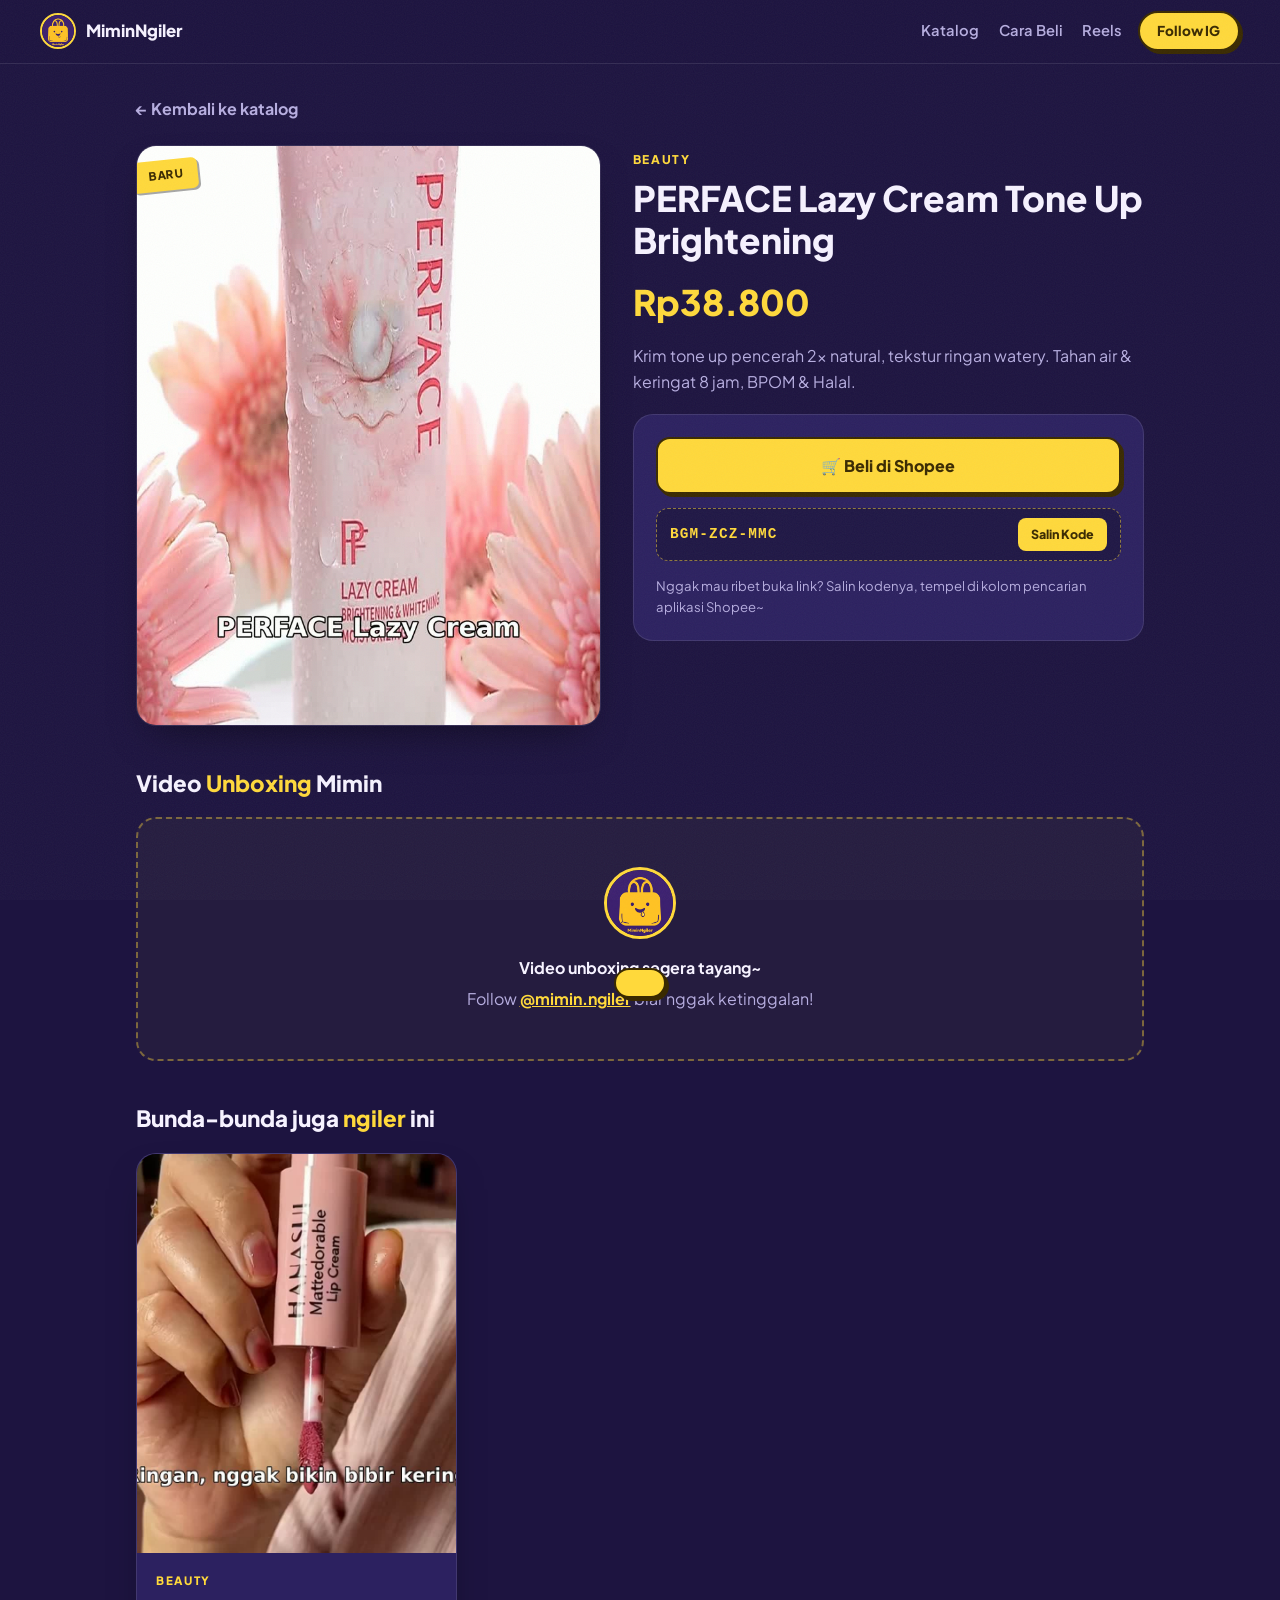
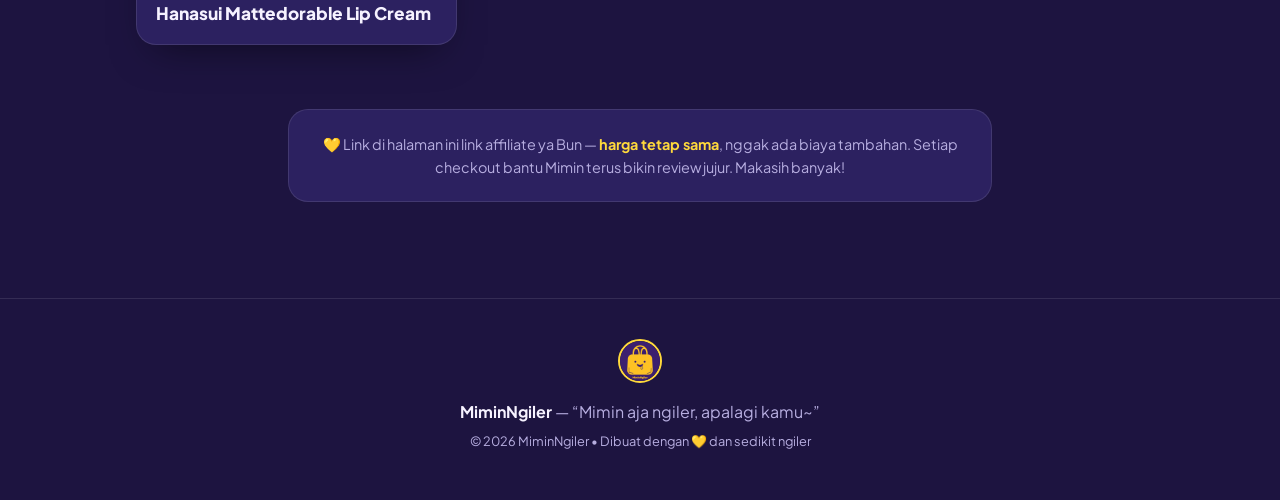
<file: p-perface-lazycream.html>
<!DOCTYPE html>
<html lang="id">
<head>
<meta charset="UTF-8">
<meta name="viewport" content="width=device-width, initial-scale=1.0">
<title>PERFACE Lazy Cream Tone Up Brightening — MiminNgiler</title>
<meta name="description" content="PERFACE Lazy Cream Tone Up Brightening — Krim tone up pencerah 2x natural, tekstur ringan watery. Tahan air &amp; keringat 8 jam, BPOM &amp; Halal. Rekomendasi jujur MiminNgiler.">
<link rel="icon" type="image/png" href="img/logo.png">
<link rel="preconnect" href="https://fonts.googleapis.com">
<link rel="preconnect" href="https://fonts.gstatic.com" crossorigin>
<link href="https://fonts.googleapis.com/css2?family=Plus+Jakarta+Sans:ital,wght@0,400;0,500;0,600;0,700;0,800;1,600&display=swap" rel="stylesheet">
<link rel="stylesheet" href="styles.css">
<style>
.detail{max-width:68rem;margin:0 auto;padding:2rem clamp(1rem,4vw,2.5rem)}
.back{display:inline-flex;align-items:center;gap:.4rem;color:var(--muted);text-decoration:none;font-weight:700;margin-bottom:1.5rem}
.back:hover{color:var(--yellow)}
.dgrid{display:grid;grid-template-columns:1fr 1.1fr;gap:2rem;align-items:start}
@media(max-width:720px){.dgrid{grid-template-columns:1fr}}
.dthumb{border-radius:var(--radius);overflow:hidden;border:1px solid var(--line);box-shadow:var(--shadow);position:relative}
.dthumb img{width:100%;aspect-ratio:4/5;object-fit:cover}
.dinfo .cat{font-size:.75rem;font-weight:800;letter-spacing:.14em;text-transform:uppercase;color:var(--yellow)}
.dinfo h1{font-size:clamp(1.5rem,4.5vw,2.2rem);font-weight:800;line-height:1.2;margin:.4rem 0 .8rem}
.price{font-size:clamp(1.6rem,5vw,2.2rem);font-weight:800;color:var(--yellow);margin:.6rem 0}
.price-note{font-size:.8rem;color:var(--muted)}
.speclist{list-style:none;margin:1rem 0;display:grid;gap:.5rem}
.speclist li{background:var(--card);border:1px solid var(--line);border-radius:12px;padding:.7rem 1rem;font-size:.92rem}
.speclist li::before{content:"✓ ";color:var(--yellow);font-weight:800}
.buybox{background:var(--card);border:1px solid var(--line);border-radius:var(--radius);padding:1.4rem;margin-top:1.2rem;display:grid;gap:.9rem}
.dreel{margin-top:2.5rem}
.dreel h2{font-size:1.4rem;font-weight:800;margin-bottom:1rem}
.dreel h2 em{font-style:normal;color:var(--yellow)}
.rel{margin-top:2.5rem}
.rel h2{font-size:1.4rem;font-weight:800;margin-bottom:1rem}
</style>
</head>
<body>
<div class="grain" aria-hidden="true"></div>
<header class="topbar">
  <a class="brand" href="index.html"><img src="img/logo.png" alt="Logo MiminNgiler" width="36" height="36"><span>MiminNgiler</span></a>
  <nav class="topnav"><a href="index.html#katalog">Katalog</a><a href="index.html#cara-beli">Cara Beli</a><a href="index.html#reels">Reels</a></nav>
  <a class="btn btn-small" href="https://instagram.com/mimin.ngiler" target="_blank" rel="noopener">Follow IG</a>
</header>
<main class="detail">
  <a class="back" href="index.html#katalog">← Kembali ke katalog</a>
  <div class="dgrid">
    <div class="dthumb">
      <div class="sticker">Baru</div>
      <img src='img/perface-lazycream.jpg' alt='PERFACE Lazy Cream Tone Up Brightening'>
    </div>
    <div class="dinfo">
      <span class="cat">Beauty</span>
      <h1>PERFACE Lazy Cream Tone Up Brightening</h1>
      <div class="price">Rp38.800</div>
      
      <p style="color:var(--muted);margin:.8rem 0">Krim tone up pencerah 2x natural, tekstur ringan watery. Tahan air &amp; keringat 8 jam, BPOM &amp; Halal.</p>
      
      <div class="buybox">
        <a class="buy-btn" href="https://s.shopee.co.id/113Yd5eT1d?exp_info=tt_GojqBvvM" target="_blank" rel="noopener nofollow">🛒 Beli di Shopee</a>
        <div class="code-row"><code>BGM-ZCZ-MMC</code><button class="copy-btn" data-code="BGM-ZCZ-MMC">Salin Kode</button></div>
        <p style="font-size:.82rem;color:var(--muted)">Nggak mau ribet buka link? Salin kodenya, tempel di kolom pencarian aplikasi Shopee~</p>
      </div>
    </div>
  </div>
  <section class="dreel">
    <h2>Video <em>Unboxing</em> Mimin</h2>
    <div class="reel-ph"><img src="img/logo.png" alt=""><strong>Video unboxing segera tayang~</strong><p>Follow <a href="https://instagram.com/mimin.ngiler" target="_blank" rel="noopener" style="color:var(--yellow);font-weight:700">@mimin.ngiler</a> biar nggak ketinggalan!</p></div>
  </section>
  <section class='rel'><h2>Bunda-bunda juga <em style='font-style:normal;color:var(--yellow)'>ngiler</em> ini</h2><div class='grid'><article class='card'><a href='p-hanasui-lipcream.html' style='text-decoration:none;color:inherit'><div class='thumb'><img src='img/hanasui-lipcream.jpg' alt='Hanasui Mattedorable Lip Cream' loading='lazy'></div><div class='card-body'><span class='cat'>Beauty</span><h3>Hanasui Mattedorable Lip Cream</h3></div></a></article></div></section>
  <section class="section disclaimer"><p>💛 Link di halaman ini link affiliate ya Bun — <strong>harga tetap sama</strong>, nggak ada biaya tambahan. Setiap checkout bantu Mimin terus bikin review jujur. Makasih banyak!</p></section>
</main>
<footer>
  <img src="img/logo.png" alt="" width="44" height="44">
  <p><strong>MiminNgiler</strong> — “Mimin aja ngiler, apalagi kamu~”</p>
  <p class="foot-small">© 2026 MiminNgiler • Dibuat dengan 💛 dan sedikit ngiler</p>
</footer>
<div class="toast" id="toast" role="status"></div>
<script async src="https://www.instagram.com/embed.js"></script>
<script>
document.querySelectorAll('.copy-btn').forEach(b=>b.addEventListener('click',async()=>{
  try{await navigator.clipboard.writeText(b.dataset.code)}catch(e){}
  const t=document.getElementById('toast');t.textContent='Kode '+b.dataset.code+' tersalin! Tempel di pencarian Shopee 🛒';t.classList.add('show');
  setTimeout(()=>t.classList.remove('show'),2200);
}));
if(window.instgrm)window.instgrm.Embeds.process();
</script>
</body>
</html>
</file>
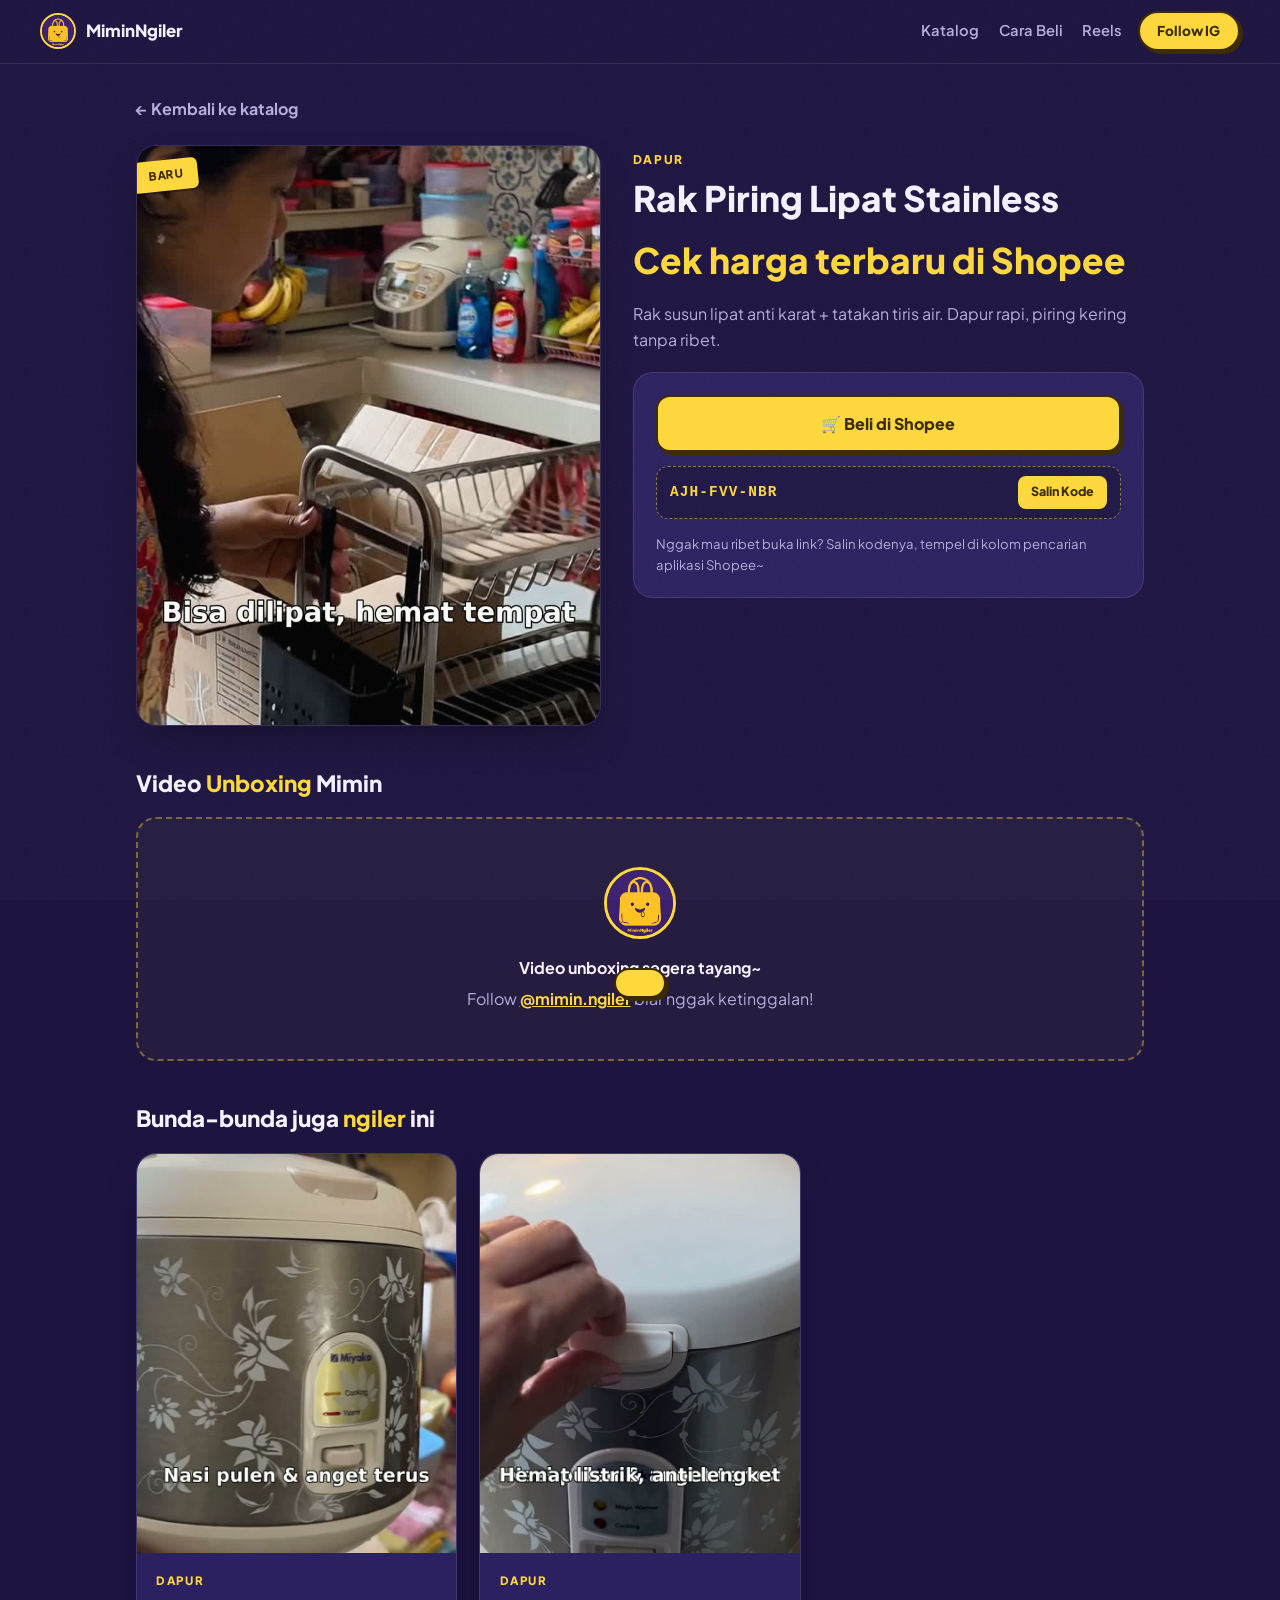
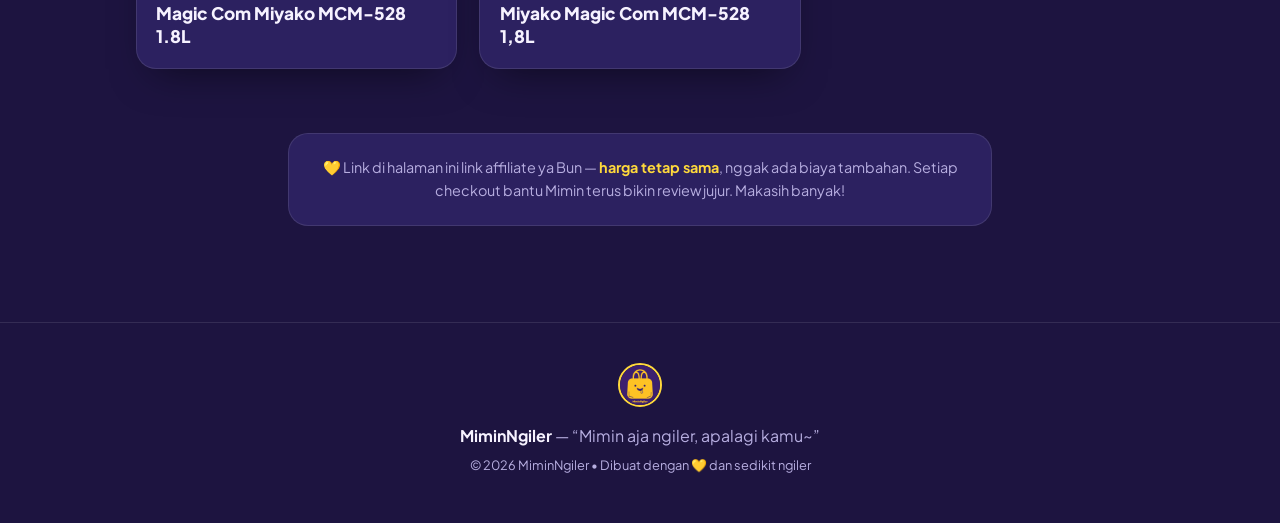
<file: p-rak-piring.html>
<!DOCTYPE html>
<html lang="id">
<head>
<meta charset="UTF-8">
<meta name="viewport" content="width=device-width, initial-scale=1.0">
<title>Rak Piring Lipat Stainless — MiminNgiler</title>
<meta name="description" content="Rak Piring Lipat Stainless — Rak susun lipat anti karat + tatakan tiris air. Dapur rapi, piring kering tanpa ribet. Rekomendasi jujur MiminNgiler.">
<link rel="icon" type="image/png" href="img/logo.png">
<link rel="preconnect" href="https://fonts.googleapis.com">
<link rel="preconnect" href="https://fonts.gstatic.com" crossorigin>
<link href="https://fonts.googleapis.com/css2?family=Plus+Jakarta+Sans:ital,wght@0,400;0,500;0,600;0,700;0,800;1,600&display=swap" rel="stylesheet">
<link rel="stylesheet" href="styles.css">
<style>
.detail{max-width:68rem;margin:0 auto;padding:2rem clamp(1rem,4vw,2.5rem)}
.back{display:inline-flex;align-items:center;gap:.4rem;color:var(--muted);text-decoration:none;font-weight:700;margin-bottom:1.5rem}
.back:hover{color:var(--yellow)}
.dgrid{display:grid;grid-template-columns:1fr 1.1fr;gap:2rem;align-items:start}
@media(max-width:720px){.dgrid{grid-template-columns:1fr}}
.dthumb{border-radius:var(--radius);overflow:hidden;border:1px solid var(--line);box-shadow:var(--shadow);position:relative}
.dthumb img{width:100%;aspect-ratio:4/5;object-fit:cover}
.dinfo .cat{font-size:.75rem;font-weight:800;letter-spacing:.14em;text-transform:uppercase;color:var(--yellow)}
.dinfo h1{font-size:clamp(1.5rem,4.5vw,2.2rem);font-weight:800;line-height:1.2;margin:.4rem 0 .8rem}
.price{font-size:clamp(1.6rem,5vw,2.2rem);font-weight:800;color:var(--yellow);margin:.6rem 0}
.price-note{font-size:.8rem;color:var(--muted)}
.speclist{list-style:none;margin:1rem 0;display:grid;gap:.5rem}
.speclist li{background:var(--card);border:1px solid var(--line);border-radius:12px;padding:.7rem 1rem;font-size:.92rem}
.speclist li::before{content:"✓ ";color:var(--yellow);font-weight:800}
.buybox{background:var(--card);border:1px solid var(--line);border-radius:var(--radius);padding:1.4rem;margin-top:1.2rem;display:grid;gap:.9rem}
.dreel{margin-top:2.5rem}
.dreel h2{font-size:1.4rem;font-weight:800;margin-bottom:1rem}
.dreel h2 em{font-style:normal;color:var(--yellow)}
.rel{margin-top:2.5rem}
.rel h2{font-size:1.4rem;font-weight:800;margin-bottom:1rem}
</style>
</head>
<body>
<div class="grain" aria-hidden="true"></div>
<header class="topbar">
  <a class="brand" href="index.html"><img src="img/logo.png" alt="Logo MiminNgiler" width="36" height="36"><span>MiminNgiler</span></a>
  <nav class="topnav"><a href="index.html#katalog">Katalog</a><a href="index.html#cara-beli">Cara Beli</a><a href="index.html#reels">Reels</a></nav>
  <a class="btn btn-small" href="https://instagram.com/mimin.ngiler" target="_blank" rel="noopener">Follow IG</a>
</header>
<main class="detail">
  <a class="back" href="index.html#katalog">← Kembali ke katalog</a>
  <div class="dgrid">
    <div class="dthumb">
      <div class="sticker">Baru</div>
      <img src='img/rak-piring.jpg' alt='Rak Piring Lipat Stainless'>
    </div>
    <div class="dinfo">
      <span class="cat">Dapur</span>
      <h1>Rak Piring Lipat Stainless</h1>
      <div class="price">Cek harga terbaru di Shopee</div>
      
      <p style="color:var(--muted);margin:.8rem 0">Rak susun lipat anti karat + tatakan tiris air. Dapur rapi, piring kering tanpa ribet.</p>
      
      <div class="buybox">
        <a class="buy-btn" href="https://s.shopee.co.id/8V9SZcOnuZ?exp_info=tt_GojqBvvM" target="_blank" rel="noopener nofollow">🛒 Beli di Shopee</a>
        <div class="code-row"><code>AJH-FVV-NBR</code><button class="copy-btn" data-code="AJH-FVV-NBR">Salin Kode</button></div>
        <p style="font-size:.82rem;color:var(--muted)">Nggak mau ribet buka link? Salin kodenya, tempel di kolom pencarian aplikasi Shopee~</p>
      </div>
    </div>
  </div>
  <section class="dreel">
    <h2>Video <em>Unboxing</em> Mimin</h2>
    <div class="reel-ph"><img src="img/logo.png" alt=""><strong>Video unboxing segera tayang~</strong><p>Follow <a href="https://instagram.com/mimin.ngiler" target="_blank" rel="noopener" style="color:var(--yellow);font-weight:700">@mimin.ngiler</a> biar nggak ketinggalan!</p></div>
  </section>
  <section class='rel'><h2>Bunda-bunda juga <em style='font-style:normal;color:var(--yellow)'>ngiler</em> ini</h2><div class='grid'><article class='card'><a href='p-magicom-miyako.html' style='text-decoration:none;color:inherit'><div class='thumb'><img src='img/magicom-miyako.jpg' alt='Magic Com Miyako MCM-528 1.8L' loading='lazy'></div><div class='card-body'><span class='cat'>Dapur</span><h3>Magic Com Miyako MCM-528 1.8L</h3></div></a></article><article class='card'><a href='p-magic-com.html' style='text-decoration:none;color:inherit'><div class='thumb'><img src='img/magic-com.jpg' alt='Miyako Magic Com MCM-528 1,8L' loading='lazy'></div><div class='card-body'><span class='cat'>Dapur</span><h3>Miyako Magic Com MCM-528 1,8L</h3></div></a></article></div></section>
  <section class="section disclaimer"><p>💛 Link di halaman ini link affiliate ya Bun — <strong>harga tetap sama</strong>, nggak ada biaya tambahan. Setiap checkout bantu Mimin terus bikin review jujur. Makasih banyak!</p></section>
</main>
<footer>
  <img src="img/logo.png" alt="" width="44" height="44">
  <p><strong>MiminNgiler</strong> — “Mimin aja ngiler, apalagi kamu~”</p>
  <p class="foot-small">© 2026 MiminNgiler • Dibuat dengan 💛 dan sedikit ngiler</p>
</footer>
<div class="toast" id="toast" role="status"></div>
<script async src="https://www.instagram.com/embed.js"></script>
<script>
document.querySelectorAll('.copy-btn').forEach(b=>b.addEventListener('click',async()=>{
  try{await navigator.clipboard.writeText(b.dataset.code)}catch(e){}
  const t=document.getElementById('toast');t.textContent='Kode '+b.dataset.code+' tersalin! Tempel di pencarian Shopee 🛒';t.classList.add('show');
  setTimeout(()=>t.classList.remove('show'),2200);
}));
if(window.instgrm)window.instgrm.Embeds.process();
</script>
</body>
</html>
</file>
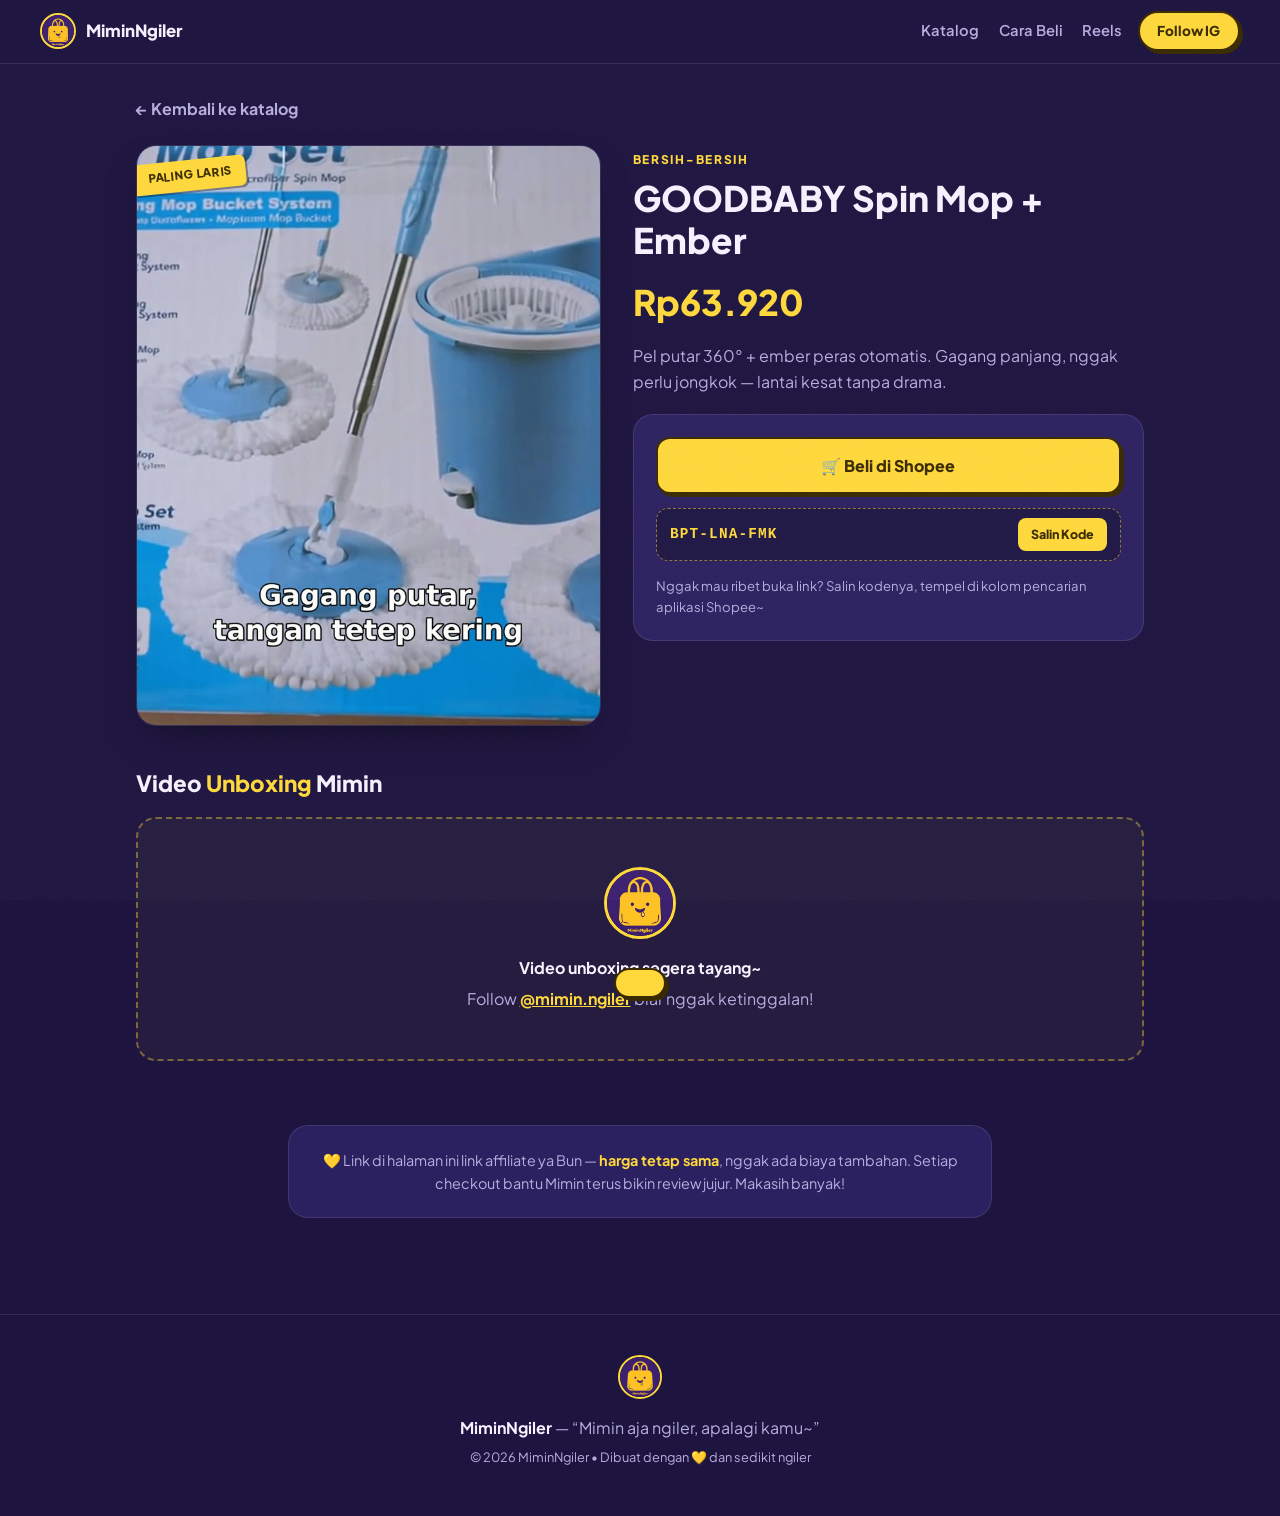
<file: p-spin-mop.html>
<!DOCTYPE html>
<html lang="id">
<head>
<meta charset="UTF-8">
<meta name="viewport" content="width=device-width, initial-scale=1.0">
<title>GOODBABY Spin Mop + Ember — MiminNgiler</title>
<meta name="description" content="GOODBABY Spin Mop + Ember — Pel putar 360° + ember peras otomatis. Gagang panjang, nggak perlu jongkok — lantai kesat tanpa drama. Rekomendasi jujur MiminNgiler.">
<link rel="icon" type="image/png" href="img/logo.png">
<link rel="preconnect" href="https://fonts.googleapis.com">
<link rel="preconnect" href="https://fonts.gstatic.com" crossorigin>
<link href="https://fonts.googleapis.com/css2?family=Plus+Jakarta+Sans:ital,wght@0,400;0,500;0,600;0,700;0,800;1,600&display=swap" rel="stylesheet">
<link rel="stylesheet" href="styles.css">
<style>
.detail{max-width:68rem;margin:0 auto;padding:2rem clamp(1rem,4vw,2.5rem)}
.back{display:inline-flex;align-items:center;gap:.4rem;color:var(--muted);text-decoration:none;font-weight:700;margin-bottom:1.5rem}
.back:hover{color:var(--yellow)}
.dgrid{display:grid;grid-template-columns:1fr 1.1fr;gap:2rem;align-items:start}
@media(max-width:720px){.dgrid{grid-template-columns:1fr}}
.dthumb{border-radius:var(--radius);overflow:hidden;border:1px solid var(--line);box-shadow:var(--shadow);position:relative}
.dthumb img{width:100%;aspect-ratio:4/5;object-fit:cover}
.dinfo .cat{font-size:.75rem;font-weight:800;letter-spacing:.14em;text-transform:uppercase;color:var(--yellow)}
.dinfo h1{font-size:clamp(1.5rem,4.5vw,2.2rem);font-weight:800;line-height:1.2;margin:.4rem 0 .8rem}
.price{font-size:clamp(1.6rem,5vw,2.2rem);font-weight:800;color:var(--yellow);margin:.6rem 0}
.price-note{font-size:.8rem;color:var(--muted)}
.speclist{list-style:none;margin:1rem 0;display:grid;gap:.5rem}
.speclist li{background:var(--card);border:1px solid var(--line);border-radius:12px;padding:.7rem 1rem;font-size:.92rem}
.speclist li::before{content:"✓ ";color:var(--yellow);font-weight:800}
.buybox{background:var(--card);border:1px solid var(--line);border-radius:var(--radius);padding:1.4rem;margin-top:1.2rem;display:grid;gap:.9rem}
.dreel{margin-top:2.5rem}
.dreel h2{font-size:1.4rem;font-weight:800;margin-bottom:1rem}
.dreel h2 em{font-style:normal;color:var(--yellow)}
.rel{margin-top:2.5rem}
.rel h2{font-size:1.4rem;font-weight:800;margin-bottom:1rem}
</style>
</head>
<body>
<div class="grain" aria-hidden="true"></div>
<header class="topbar">
  <a class="brand" href="index.html"><img src="img/logo.png" alt="Logo MiminNgiler" width="36" height="36"><span>MiminNgiler</span></a>
  <nav class="topnav"><a href="index.html#katalog">Katalog</a><a href="index.html#cara-beli">Cara Beli</a><a href="index.html#reels">Reels</a></nav>
  <a class="btn btn-small" href="https://instagram.com/mimin.ngiler" target="_blank" rel="noopener">Follow IG</a>
</header>
<main class="detail">
  <a class="back" href="index.html#katalog">← Kembali ke katalog</a>
  <div class="dgrid">
    <div class="dthumb">
      <div class="sticker">Paling Laris</div>
      <img src='img/spin-mop.jpg' alt='GOODBABY Spin Mop + Ember'>
    </div>
    <div class="dinfo">
      <span class="cat">Bersih-bersih</span>
      <h1>GOODBABY Spin Mop + Ember</h1>
      <div class="price">Rp63.920</div>
      
      <p style="color:var(--muted);margin:.8rem 0">Pel putar 360° + ember peras otomatis. Gagang panjang, nggak perlu jongkok — lantai kesat tanpa drama.</p>
      
      <div class="buybox">
        <a class="buy-btn" href="https://s.shopee.co.id/5At0bFPxCu?exp_info=tt_GojqBvvM" target="_blank" rel="noopener nofollow">🛒 Beli di Shopee</a>
        <div class="code-row"><code>BPT-LNA-FMK</code><button class="copy-btn" data-code="BPT-LNA-FMK">Salin Kode</button></div>
        <p style="font-size:.82rem;color:var(--muted)">Nggak mau ribet buka link? Salin kodenya, tempel di kolom pencarian aplikasi Shopee~</p>
      </div>
    </div>
  </div>
  <section class="dreel">
    <h2>Video <em>Unboxing</em> Mimin</h2>
    <div class="reel-ph"><img src="img/logo.png" alt=""><strong>Video unboxing segera tayang~</strong><p>Follow <a href="https://instagram.com/mimin.ngiler" target="_blank" rel="noopener" style="color:var(--yellow);font-weight:700">@mimin.ngiler</a> biar nggak ketinggalan!</p></div>
  </section>
  
  <section class="section disclaimer"><p>💛 Link di halaman ini link affiliate ya Bun — <strong>harga tetap sama</strong>, nggak ada biaya tambahan. Setiap checkout bantu Mimin terus bikin review jujur. Makasih banyak!</p></section>
</main>
<footer>
  <img src="img/logo.png" alt="" width="44" height="44">
  <p><strong>MiminNgiler</strong> — “Mimin aja ngiler, apalagi kamu~”</p>
  <p class="foot-small">© 2026 MiminNgiler • Dibuat dengan 💛 dan sedikit ngiler</p>
</footer>
<div class="toast" id="toast" role="status"></div>
<script async src="https://www.instagram.com/embed.js"></script>
<script>
document.querySelectorAll('.copy-btn').forEach(b=>b.addEventListener('click',async()=>{
  try{await navigator.clipboard.writeText(b.dataset.code)}catch(e){}
  const t=document.getElementById('toast');t.textContent='Kode '+b.dataset.code+' tersalin! Tempel di pencarian Shopee 🛒';t.classList.add('show');
  setTimeout(()=>t.classList.remove('show'),2200);
}));
if(window.instgrm)window.instgrm.Embeds.process();
</script>
</body>
</html>
</file>
<file: styles.css>
:root{
  --bg:#1d1440;
  --bg2:#251b52;
  --card:#2c2160;
  --card2:#332772;
  --ink:#f6f2ff;
  --muted:#b7aee0;
  --yellow:#ffd93b;
  --yellow-deep:#f5b800;
  --yellow-ink:#3a2a00;
  --line:rgba(255,255,255,.1);
  --radius:20px;
  --shadow:0 18px 40px -18px rgba(0,0,0,.55);
}
*{margin:0;padding:0;box-sizing:border-box}
html{scroll-behavior:smooth}
body{
  font-family:'Plus Jakarta Sans',system-ui,sans-serif;
  background:var(--bg);
  color:var(--ink);
  line-height:1.6;
  overflow-x:hidden;
}
::selection{background:var(--yellow);color:var(--yellow-ink)}
img{display:block;max-width:100%}
a{color:inherit}

/* film grain */
.grain{
  position:fixed;inset:0;z-index:60;pointer-events:none;opacity:.05;
  background-image:url("data:image/svg+xml,%3Csvg xmlns='http://www.w3.org/2000/svg' width='120' height='120'%3E%3Cfilter id='n'%3E%3CfeTurbulence type='fractalNoise' baseFrequency='0.9' numOctaves='2'/%3E%3C/filter%3E%3Crect width='120' height='120' filter='url(%23n)' opacity='1'/%3E%3C/svg%3E");
}

/* marquee */
.marquee{
  background:var(--yellow);color:var(--yellow-ink);
  overflow:hidden;white-space:nowrap;
  font-weight:800;font-size:.8rem;letter-spacing:.12em;
  padding:.55rem 0;transform:rotate(-1deg) scale(1.02);
  border-top:2px solid var(--yellow-ink);border-bottom:2px solid var(--yellow-ink);
}
.marquee-track{display:inline-block;animation:scroll 22s linear infinite}
.marquee .dot{margin:0 .9rem}
@keyframes scroll{to{transform:translateX(-50%)}}

/* topbar */
.topbar{
  position:sticky;top:0;z-index:50;
  display:flex;align-items:center;gap:1rem;
  padding:.7rem clamp(1rem,4vw,2.5rem);
  background:rgba(29,20,64,.82);backdrop-filter:blur(14px);
  border-bottom:1px solid var(--line);
}
.brand{display:flex;align-items:center;gap:.6rem;font-weight:800;font-size:1.05rem;text-decoration:none}
.brand img{border-radius:50%;border:2px solid var(--yellow)}
.topnav{display:flex;gap:1.2rem;margin-left:auto}
.topnav a{text-decoration:none;color:var(--muted);font-weight:600;font-size:.92rem}
.topnav a:hover{color:var(--yellow)}
.btn{
  display:inline-block;background:var(--yellow);color:var(--yellow-ink);
  font-weight:800;text-decoration:none;border-radius:999px;
  padding:.7rem 1.6rem;border:2px solid var(--yellow-ink);
  box-shadow:3px 3px 0 var(--yellow-ink);
  transition:transform .15s,box-shadow .15s;
}
.btn:hover{transform:translate(-1px,-1px);box-shadow:4px 4px 0 var(--yellow-ink)}
.btn:active{transform:translate(2px,2px);box-shadow:0 0 0 var(--yellow-ink)}
.btn-small{padding:.45rem 1.1rem;font-size:.85rem}

/* hero */
.hero{
  text-align:center;padding:clamp(2.5rem,7vw,4.5rem) 1.2rem 3rem;
  background:
    radial-gradient(600px 300px at 50% -40px,rgba(255,217,59,.14),transparent 70%),
    radial-gradient(500px 260px at 85% 20%,rgba(150,110,255,.12),transparent 70%),
    var(--bg);
}
.hero-logo img{
  margin:0 auto 1.2rem;border-radius:50%;
  border:4px solid var(--yellow);
  box-shadow:0 0 0 8px rgba(255,217,59,.12),0 0 60px rgba(255,217,59,.25),var(--shadow);
  animation:float 5s ease-in-out infinite;
}
@keyframes float{50%{transform:translateY(-8px)}}
.kicker{
  display:inline-block;font-size:.72rem;font-weight:800;letter-spacing:.22em;
  color:var(--yellow);border:1px dashed rgba(255,217,59,.55);
  padding:.35rem .9rem;border-radius:999px;margin-bottom:1rem;
}
.hero h1{font-size:clamp(2.6rem,9vw,4.6rem);font-weight:800;line-height:1.05;letter-spacing:-.02em}
.hero h1 span{color:var(--yellow)}
.tagline{font-size:clamp(1.05rem,3.4vw,1.35rem);font-style:italic;font-weight:600;color:var(--muted);margin:.6rem 0 1rem}
.hero-desc{max-width:34rem;margin:0 auto;color:var(--muted)}
.hero-desc strong{color:var(--ink)}
.socials{display:flex;gap:.8rem;justify-content:center;margin:1.6rem 0}
.socials a{
  width:48px;height:48px;display:grid;place-items:center;border-radius:16px;
  background:var(--card);border:1px solid var(--line);transition:.2s;
}
.socials a:hover{background:var(--yellow);transform:translateY(-3px) rotate(-4deg)}
.socials svg{width:22px;height:22px;fill:var(--ink)}
.socials a:hover svg{fill:var(--yellow-ink)}
.hero-stats{display:flex;gap:1rem;justify-content:center;flex-wrap:wrap;margin-top:.4rem}
.stat{
  background:var(--card);border:1px solid var(--line);border-radius:16px;
  padding:.8rem 1.6rem;min-width:7.5rem;
}
.stat strong{display:block;font-size:1.4rem;color:var(--yellow)}
.stat span{font-size:.78rem;color:var(--muted)}

/* sections */
.section{padding:clamp(2.5rem,6vw,4rem) clamp(1rem,4vw,2.5rem);max-width:72rem;margin:0 auto}
.section-head{text-align:center;margin-bottom:2rem}
.section-head h2{font-size:clamp(1.7rem,5vw,2.4rem);font-weight:800;letter-spacing:-.01em}
.section-head h2 em{font-style:normal;color:var(--yellow);position:relative}
.section-head h2 em::after{
  content:"";position:absolute;left:0;right:0;bottom:2px;height:8px;z-index:-1;
  background:rgba(255,217,59,.28);transform:rotate(-1deg);
}
.section-head p{color:var(--muted);margin-top:.4rem}

/* tools */
.tools{display:flex;flex-direction:column;gap:1rem;margin-bottom:1.8rem}
.search{
  display:flex;align-items:center;gap:.7rem;background:var(--card);
  border:1px solid var(--line);border-radius:999px;padding:.7rem 1.2rem;max-width:30rem;margin:0 auto;width:100%;
}
.search svg{width:18px;height:18px;fill:var(--muted);flex:none}
.search input{
  background:none;border:none;outline:none;color:var(--ink);width:100%;
  font:inherit;font-size:.95rem;
}
.search input::placeholder{color:var(--muted)}
.chips{display:flex;gap:.6rem;justify-content:center;flex-wrap:wrap}
.chip{
  background:transparent;color:var(--muted);border:1px solid var(--line);
  border-radius:999px;padding:.45rem 1.1rem;font:inherit;font-weight:700;font-size:.85rem;cursor:pointer;
  transition:.18s;
}
.chip:hover{border-color:var(--yellow);color:var(--yellow)}
.chip.active{background:var(--yellow);color:var(--yellow-ink);border-color:var(--yellow-ink)}

/* product grid */
.grid{display:grid;grid-template-columns:repeat(auto-fill,minmax(16.5rem,1fr));gap:1.4rem}
.card{
  background:var(--card);border:1px solid var(--line);border-radius:var(--radius);
  overflow:hidden;box-shadow:var(--shadow);position:relative;
  transition:transform .22s,box-shadow .22s;
  display:flex;flex-direction:column;
}
.card:hover{transform:translateY(-6px);box-shadow:0 26px 50px -18px rgba(0,0,0,.6)}
.cardlink{text-decoration:none;color:inherit;display:block}
.cardlink:hover h3{color:var(--yellow)}
.thumb{position:relative;aspect-ratio:4/5;overflow:hidden;background:var(--bg2)}
.thumb img{width:100%;height:100%;object-fit:cover;transition:transform .4s}
.card:hover .thumb img{transform:scale(1.05)}
.thumb-ph{
  width:100%;height:100%;display:flex;flex-direction:column;gap:.6rem;
  align-items:center;justify-content:center;color:var(--muted);font-weight:700;
  background:
    radial-gradient(circle at 50% 35%,rgba(255,217,59,.16),transparent 60%),
    repeating-linear-gradient(-45deg,transparent 0 14px,rgba(255,255,255,.03) 14px 28px),
    var(--bg2);
}
.thumb-ph img{width:84px;height:84px;border-radius:50%;border:3px solid var(--yellow);opacity:.9}
.sticker{
  position:absolute;top:.9rem;left:-.4rem;z-index:2;
  background:var(--yellow);color:var(--yellow-ink);
  font-weight:800;font-size:.72rem;letter-spacing:.06em;text-transform:uppercase;
  padding:.4rem .9rem .4rem 1.1rem;border-radius:6px;
  transform:rotate(-6deg);box-shadow:2px 2px 0 rgba(0,0,0,.35);
}
.card-body{padding:1.2rem;display:flex;flex-direction:column;gap:.7rem;flex:1}
.cat{font-size:.72rem;font-weight:800;letter-spacing:.14em;text-transform:uppercase;color:var(--yellow)}
.card h3{font-size:1.08rem;font-weight:800;line-height:1.35}
.card .desc{font-size:.88rem;color:var(--muted);flex:1}
.code-row{display:flex;align-items:center;gap:.6rem;background:rgba(0,0,0,.28);border:1px dashed rgba(255,217,59,.5);border-radius:12px;padding:.55rem .8rem}
.code-row code{font-family:ui-monospace,monospace;font-weight:700;letter-spacing:.08em;color:var(--yellow);font-size:.9rem}
.copy-btn{
  margin-left:auto;background:var(--yellow);color:var(--yellow-ink);border:none;cursor:pointer;
  font:inherit;font-weight:800;font-size:.78rem;border-radius:8px;padding:.4rem .8rem;
  display:flex;align-items:center;gap:.35rem;transition:.15s;
}
.copy-btn:hover{background:#fff}
.copy-btn svg{width:13px;height:13px;fill:currentColor}
.buy-btn{
  display:block;text-align:center;background:var(--yellow);color:var(--yellow-ink);
  font-weight:800;text-decoration:none;border-radius:14px;padding:.85rem;
  border:2px solid var(--yellow-ink);box-shadow:3px 3px 0 var(--yellow-ink);
  transition:transform .15s,box-shadow .15s;
}
.buy-btn:hover{transform:translate(-1px,-1px);box-shadow:4px 4px 0 var(--yellow-ink)}
.buy-btn:active{transform:translate(2px,2px);box-shadow:0 0 0 var(--yellow-ink)}
.detail-btn{
  display:block;text-align:center;margin-top:.6rem;color:var(--yellow);
  font-weight:700;text-decoration:none;border-radius:14px;padding:.7rem;
  border:2px dashed var(--yellow);
}
.detail-btn:hover{background:rgba(255,217,59,.12)}
.empty{text-align:center;color:var(--muted);padding:2rem}

/* howto */
.howto{background:var(--bg2);border-top:1px solid var(--line);border-bottom:1px solid var(--line)}
.howto .section{padding-top:clamp(2.5rem,6vw,4rem)}
.steps{list-style:none;display:grid;grid-template-columns:repeat(auto-fit,minmax(15rem,1fr));gap:1.2rem;max-width:60rem;margin:0 auto}
.steps li{
  background:var(--card);border:1px solid var(--line);border-radius:var(--radius);
  padding:1.4rem;display:flex;gap:1rem;align-items:flex-start;
}
.num{
  flex:none;width:2.6rem;height:2.6rem;border-radius:50%;
  background:var(--yellow);color:var(--yellow-ink);
  display:grid;place-items:center;font-weight:800;font-size:1.2rem;
  box-shadow:2px 2px 0 var(--yellow-ink);
}
.steps strong{display:block;margin-bottom:.25rem}
.steps p{font-size:.88rem;color:var(--muted)}

/* reels */
.reels-grid{display:grid;grid-template-columns:repeat(auto-fill,minmax(15rem,1fr));gap:1.2rem}
.reel-ph{
  border:2px dashed rgba(255,217,59,.4);border-radius:var(--radius);
  padding:3rem 1.5rem;text-align:center;color:var(--muted);
  background:rgba(255,217,59,.04);
}
.reel-ph img{width:72px;height:72px;border-radius:50%;margin:0 auto 1rem;border:3px solid var(--yellow)}
.reel-ph strong{color:var(--ink);display:block;margin-bottom:.3rem}
.reel-card iframe{width:100%;border-radius:var(--radius);border:1px solid var(--line);min-height:480px;background:var(--card)}

/* disclaimer */
.disclaimer p{
  max-width:44rem;margin:0 auto;text-align:center;font-size:.9rem;color:var(--muted);
  background:var(--card);border:1px solid var(--line);border-radius:var(--radius);padding:1.4rem 1.8rem;
}
.disclaimer strong{color:var(--yellow)}

/* footer */
footer{text-align:center;padding:2.5rem 1rem 3rem;border-top:1px solid var(--line);color:var(--muted)}
footer img{margin:0 auto 1rem;border-radius:50%;border:2px solid var(--yellow)}
footer strong{color:var(--ink)}
.foot-small{font-size:.8rem;margin-top:.4rem}

/* toast */
.toast{
  position:fixed;bottom:1.4rem;left:50%;transform:translateX(-50%) translateY(120px);
  background:var(--yellow);color:var(--yellow-ink);font-weight:800;
  padding:.8rem 1.5rem;border-radius:999px;border:2px solid var(--yellow-ink);
  box-shadow:3px 3px 0 var(--yellow-ink);z-index:70;transition:transform .3s;
  max-width:90vw;text-align:center;
}
.toast.show{transform:translateX(-50%) translateY(0)}

/* reveal */
.js .reveal{opacity:0;transform:translateY(22px);transition:opacity .6s,transform .6s}
.reveal.in{opacity:1;transform:none}

@media(max-width:640px){
  .topnav{display:none}
  .hero-stats{gap:.6rem}
  .stat{min-width:6.5rem;padding:.7rem 1rem}
}
</file>
